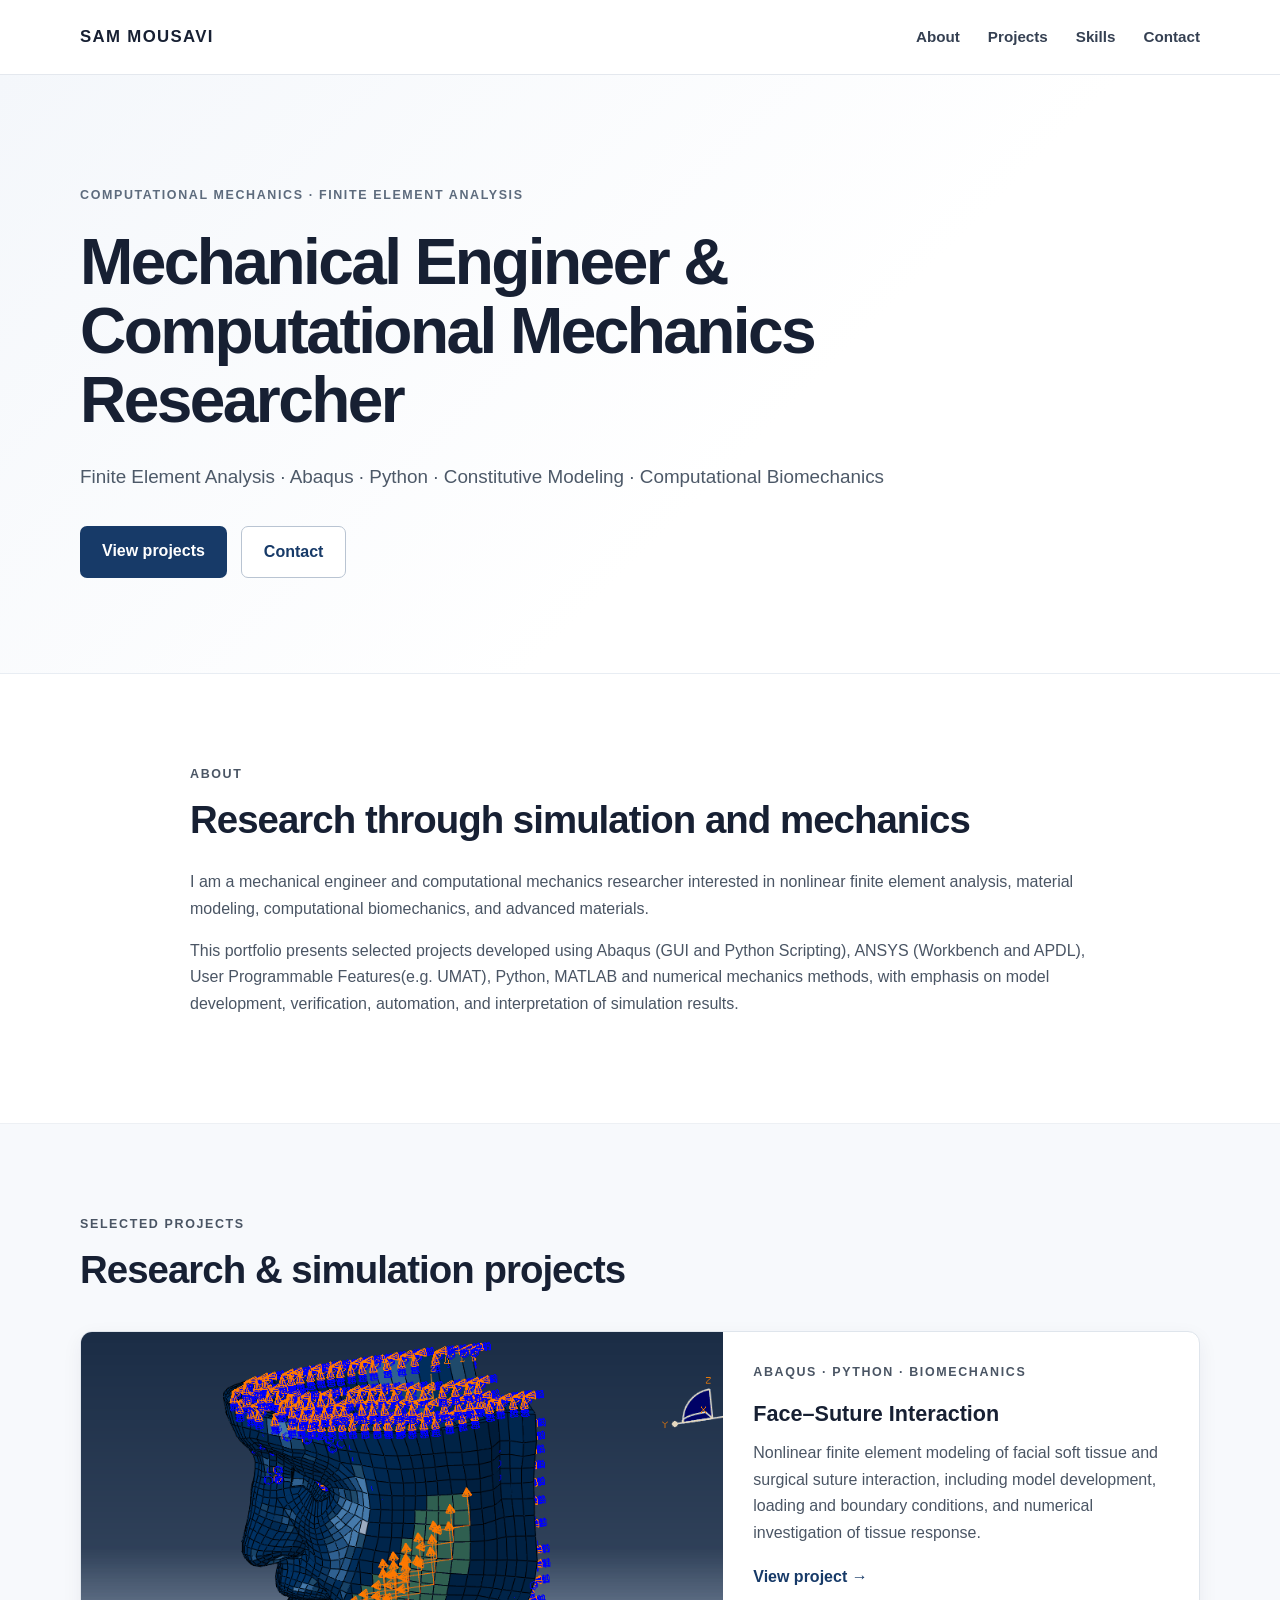
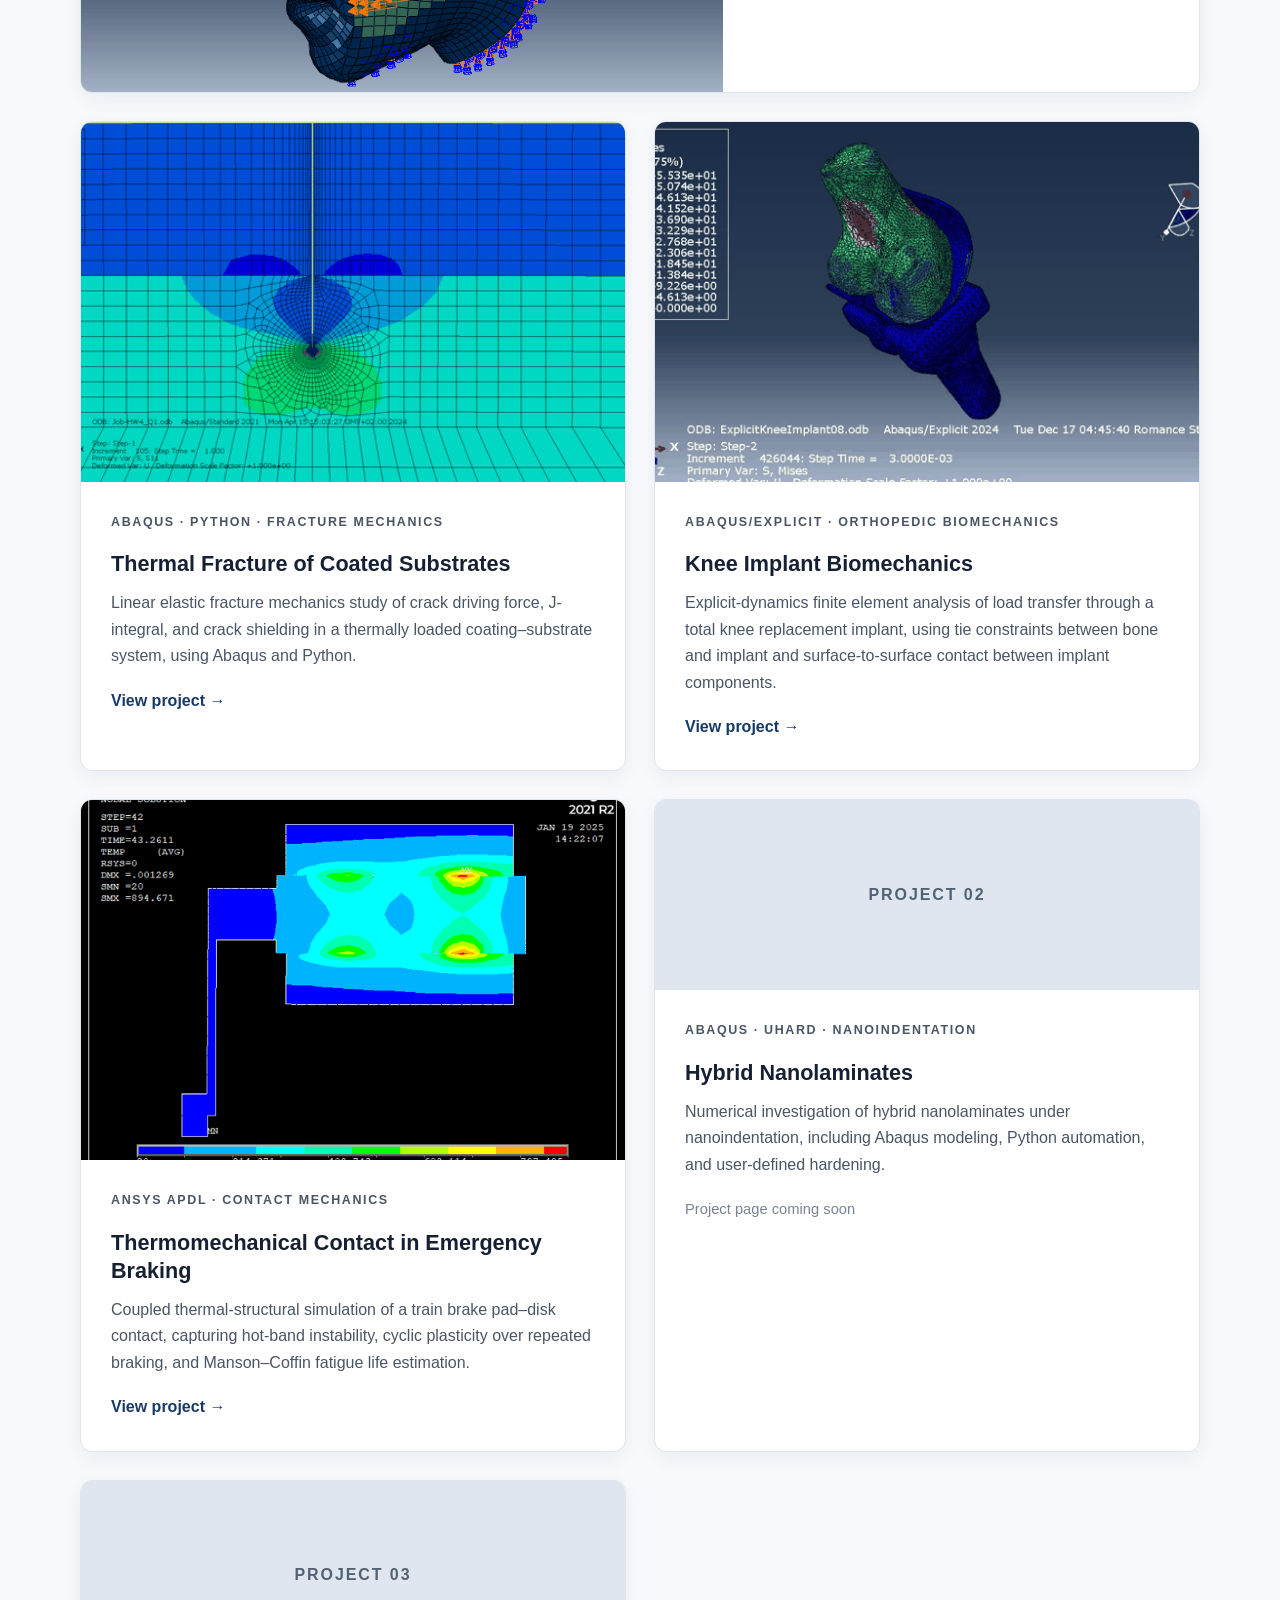
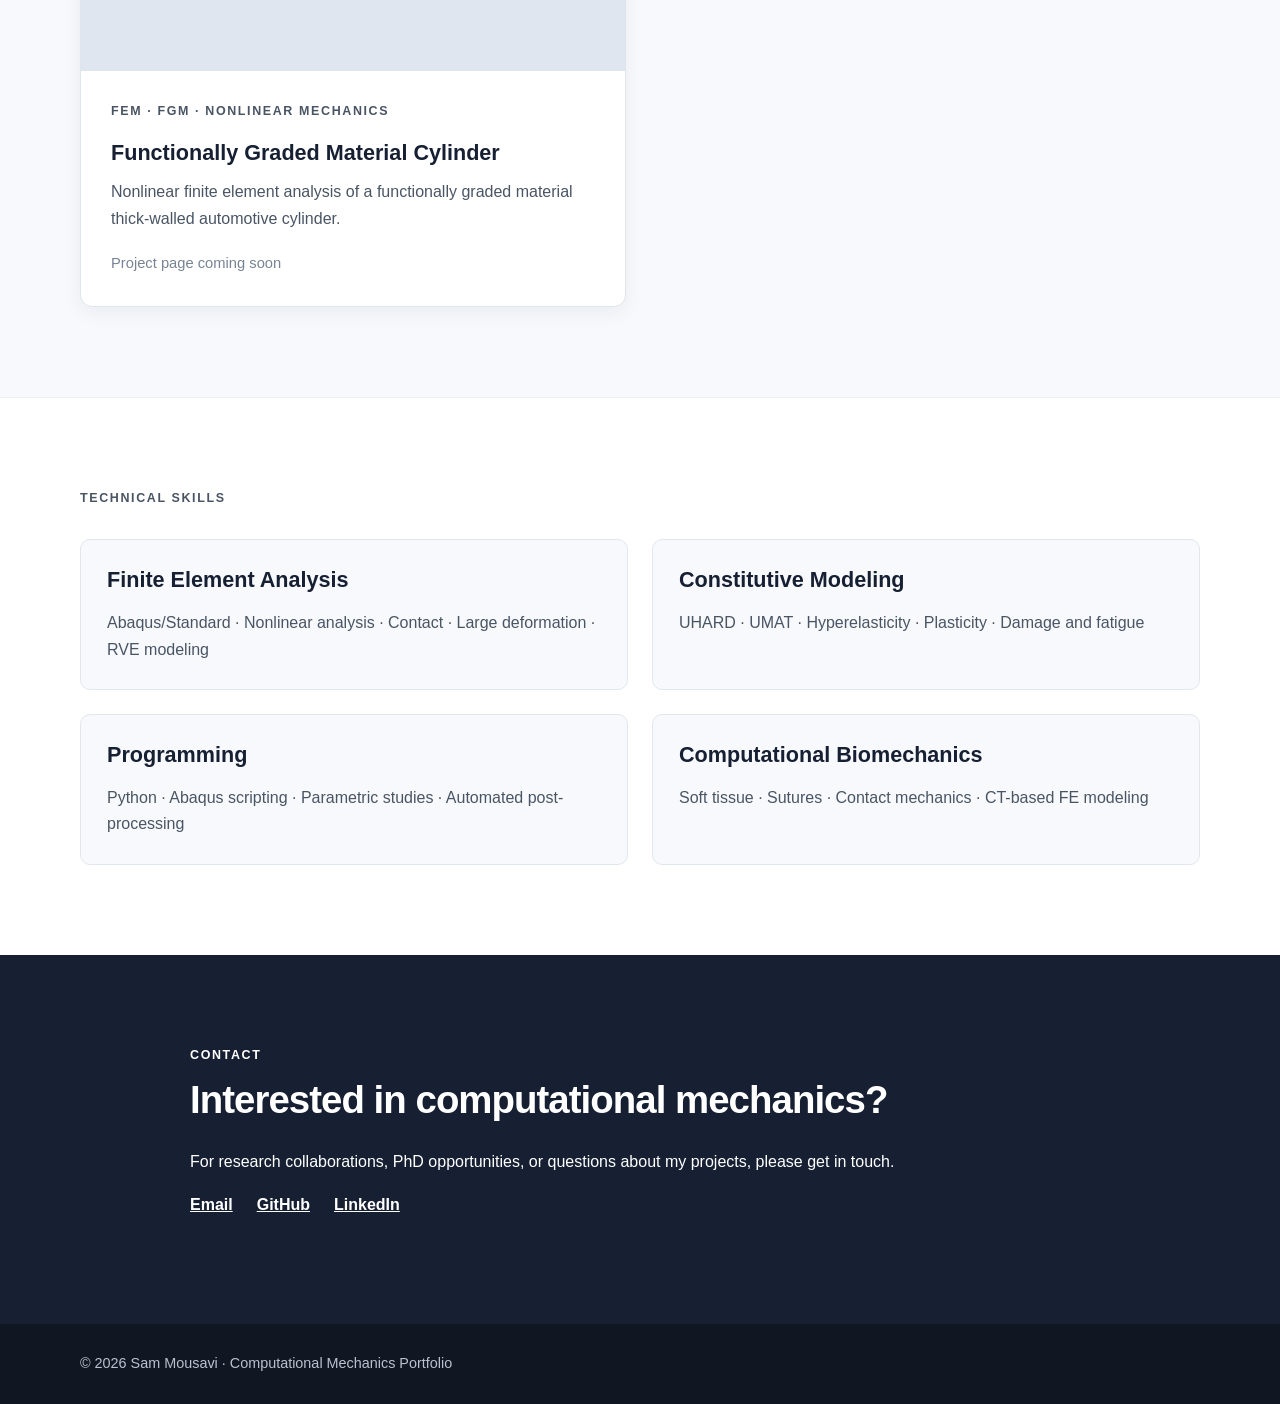
<file: index.html>
<!doctype html>
<html lang="en">
<head>
<meta charset="utf-8">
<meta name="viewport" content="width=device-width, initial-scale=1">
<title>Sam Mousavi | Computational Mechanics</title>
<meta name="description" content="Sam Mousavi — Computational Mechanics, Abaqus and Python portfolio.">
<link rel="stylesheet" href="style.css">
</head>

<body>
<header class="site-header">
  <div class="container nav">
    <a class="logo" href="index.html">SAM MOUSAVI</a>
    <nav>
      <a href="#about">About</a>
      <a href="#projects">Projects</a>
      <a href="#skills">Skills</a>
      <a href="#contact">Contact</a>
    </nav>
  </div>
</header>

<main>
<section class="hero">
  <div class="container">
    <p class="eyebrow">COMPUTATIONAL MECHANICS · FINITE ELEMENT ANALYSIS</p>
    <h1>Mechanical Engineer &amp;<br>Computational Mechanics Researcher</h1>
    <p class="lead">Finite Element Analysis · Abaqus · Python · Constitutive Modeling · Computational Biomechanics</p>
    <div class="buttons">
      <a class="button" href="#projects">View projects</a>
      <a class="button secondary" href="#contact">Contact</a>
    </div>
  </div>
</section>

<section id="about" class="section">
  <div class="container narrow">
    <p class="section-label">ABOUT</p>
    <h2>Research through simulation and mechanics</h2>
    <p>I am a mechanical engineer and computational mechanics researcher interested in nonlinear finite element analysis, material modeling, computational biomechanics, and advanced materials.</p>
    <p>This portfolio presents selected projects developed using Abaqus (GUI and Python Scripting), ANSYS (Workbench and APDL), User Programmable Features(e.g. UMAT), Python, MATLAB and numerical mechanics methods, with emphasis on model development, verification, automation, and interpretation of simulation results.</p>
  </div>
</section>

<section id="projects" class="section projects-section">
  <div class="container">
    <p class="section-label">SELECTED PROJECTS</p>
    <h2>Research &amp; simulation projects</h2>

    <div class="project-grid">
      <article class="project-card featured">
        <img class="project-cover" src="projects/face-suture/images/face-fe-model.png"
             alt="Abaqus finite element model of facial soft tissue with suture loading">
        <div class="project-content">
          <p class="tag">ABAQUS · PYTHON · BIOMECHANICS</p>
          <h3>Face–Suture Interaction</h3>
          <p>Nonlinear finite element modeling of facial soft tissue and surgical suture interaction, including model development, loading and boundary conditions, and numerical investigation of tissue response.</p>
          <a class="project-link" href="projects/face-suture/index.html">View project →</a>
        </div>
      </article>

      <article class="project-card">
        <img class="project-cover" src="projects/coating-fracture/images/crack-penetrating-substrate.png"
             alt="Abaqus S11 stress contour around a crack tip penetrating from the coating into the substrate"
             style="width:100%; height:220px; object-fit:cover;">
        <div class="project-content">
          <p class="tag">ABAQUS · PYTHON · FRACTURE MECHANICS</p>
          <h3>Thermal Fracture of Coated Substrates</h3>
          <p>Linear elastic fracture mechanics study of crack driving force, J-integral, and crack shielding in a thermally loaded coating–substrate system, using Abaqus and Python.</p>
          <a class="project-link" href="projects/coating-fracture/index.html">View project →</a>
        </div>
      </article>

      <article class="project-card">
        <img class="project-cover" src="projects/knee-biomechanics/images/knee-vonmises-whole-system.png"
             alt="Abaqus Von Mises stress distribution across a knee joint and total knee replacement implant"
             style="width:100%; height:220px; object-fit:cover;">
        <div class="project-content">
          <p class="tag">ABAQUS/EXPLICIT · ORTHOPEDIC BIOMECHANICS</p>
          <h3>Knee Implant Biomechanics</h3>
          <p>Explicit-dynamics finite element analysis of load transfer through a total knee replacement implant, using tie constraints between bone and implant and surface-to-surface contact between implant components.</p>
          <a class="project-link" href="projects/knee-biomechanics/index.html">View project →</a>
        </div>
      </article>

      <article class="project-card">
        <img class="project-cover" src="projects/brake-thermomechanics/images/hot-bands-temperature-t44s.png"
             alt="Ansys temperature field showing hot-band localization on a brake disk during emergency braking"
             style="width:100%; height:220px; object-fit:cover;">
        <div class="project-content">
          <p class="tag">ANSYS APDL · CONTACT MECHANICS</p>
          <h3>Thermomechanical Contact in Emergency Braking</h3>
          <p>Coupled thermal-structural simulation of a train brake pad–disk contact, capturing hot-band instability, cyclic plasticity over repeated braking, and Manson–Coffin fatigue life estimation.</p>
          <a class="project-link" href="projects/brake-thermomechanics/index.html">View project →</a>
        </div>
      </article>

      <article class="project-card">
        <div class="project-image placeholder">PROJECT 02</div>
        <div class="project-content">
          <p class="tag">ABAQUS · UHARD · NANOINDENTATION</p>
          <h3>Hybrid Nanolaminates</h3>
          <p>Numerical investigation of hybrid nanolaminates under nanoindentation, including Abaqus modeling, Python automation, and user-defined hardening.</p>
          <span class="coming">Project page coming soon</span>
        </div>
      </article>

      <article class="project-card">
        <div class="project-image placeholder">PROJECT 03</div>
        <div class="project-content">
          <p class="tag">FEM · FGM · NONLINEAR MECHANICS</p>
          <h3>Functionally Graded Material Cylinder</h3>
          <p>Nonlinear finite element analysis of a functionally graded material thick-walled automotive cylinder.</p>
          <span class="coming">Project page coming soon</span>
        </div>
      </article>
    </div>
  </div>
</section>

<section id="skills" class="section skills-section">
  <div class="container">
    <p class="section-label">TECHNICAL SKILLS</p>
    <div class="skills-grid">
      <div><h3>Finite Element Analysis</h3><p>Abaqus/Standard · Nonlinear analysis · Contact · Large deformation · RVE modeling</p></div>
      <div><h3>Constitutive Modeling</h3><p>UHARD · UMAT · Hyperelasticity · Plasticity · Damage and fatigue</p></div>
      <div><h3>Programming</h3><p>Python · Abaqus scripting · Parametric studies · Automated post-processing</p></div>
      <div><h3>Computational Biomechanics</h3><p>Soft tissue · Sutures · Contact mechanics · CT-based FE modeling</p></div>
    </div>
  </div>
</section>

<section id="contact" class="section contact">
  <div class="container narrow">
    <p class="section-label">CONTACT</p>
    <h2>Interested in computational mechanics?</h2>
    <p>For research collaborations, PhD opportunities, or questions about my projects, please get in touch.</p>
    <p class="contact-links">
      <a href="mailto:ali.mousavi.3135@gmail.com">Email</a>
      <a href="https://sam-compmech.github.io/">GitHub</a>
      <a href="https://www.linkedin.com/in/YOUR_LINKEDIN">LinkedIn</a>
    </p>
  </div>
</section>
</main>

<footer>
  <div class="container">
    <p>© 2026 Sam Mousavi · Computational Mechanics Portfolio</p>
  </div>
</footer>
</body>
</html>
</file>
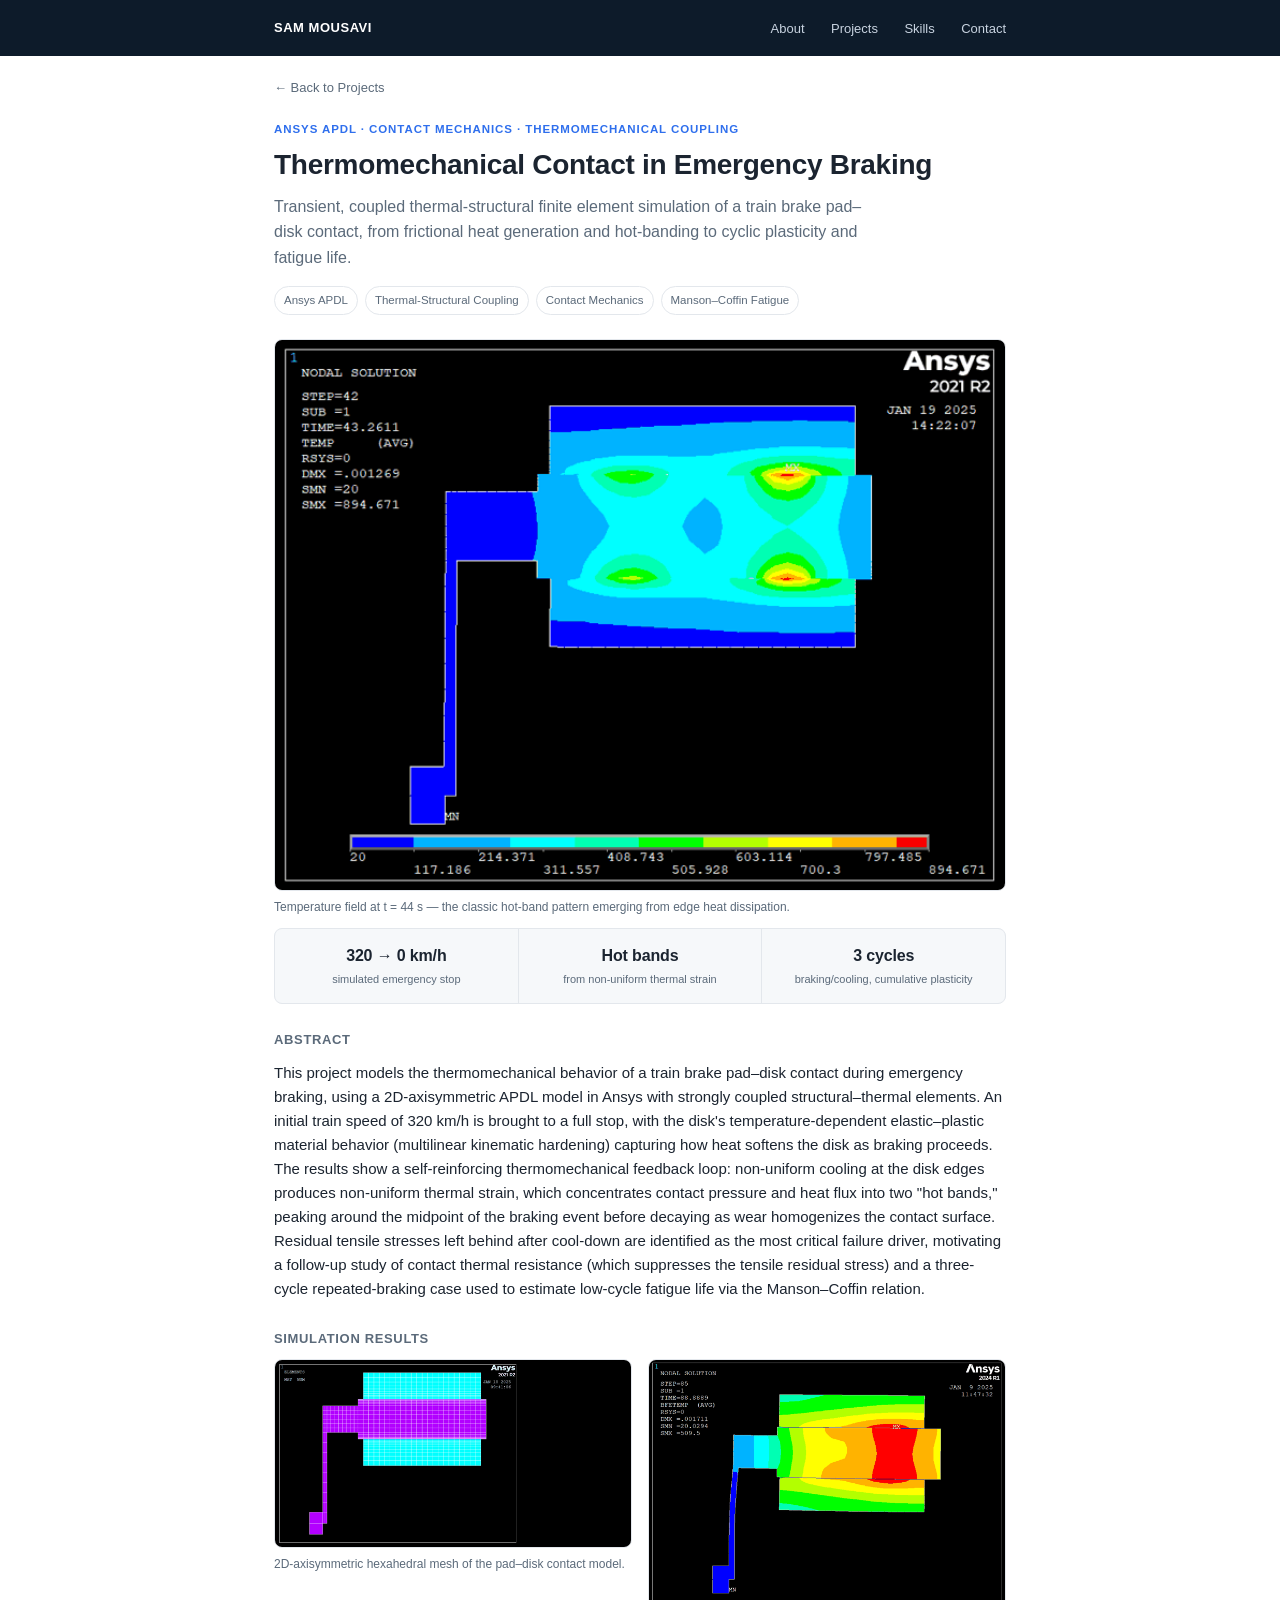
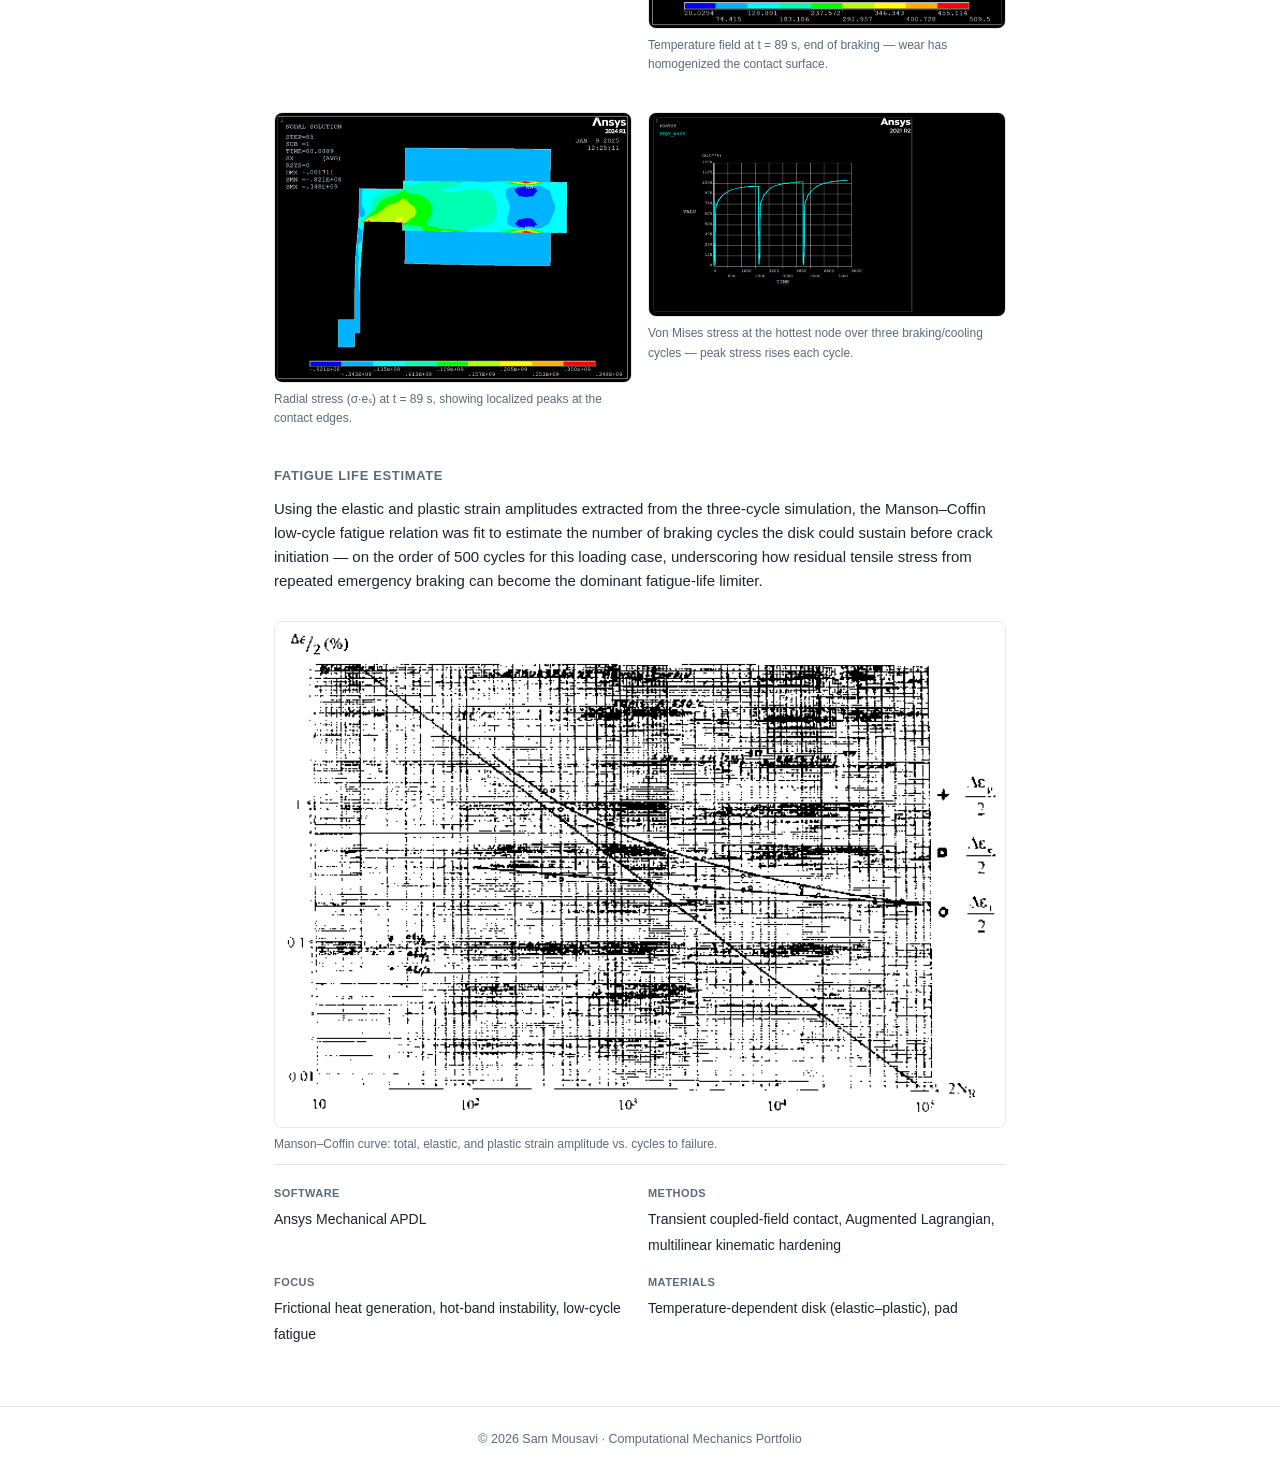
<file: projects/brake-thermomechanics/index.html>
<!DOCTYPE html>
<html lang="en">
<head>
<meta charset="UTF-8">
<meta name="viewport" content="width=device-width, initial-scale=1, viewport-fit=cover">
<title>Thermomechanical Contact in Emergency Braking | Sam Mousavi</title>
<meta name="description" content="Ansys APDL transient thermomechanical simulation of a pad-disk braking contact, with hot bands, cyclic plasticity, and Manson-Coffin fatigue life.">
<style>
  :root{
    --navy:#0d1b2a;
    --ink:#1b2430;
    --muted:#5b6a7a;
    --line:#e3e7ec;
    --bg:#ffffff;
    --panel:#f6f8fa;
    --accent:#2f6fed;
  }
  @media (prefers-color-scheme: dark){
    :root:not([data-theme="light"]){
      --ink:#e7ebf0; --muted:#9aa7b5; --line:#2a3644; --bg:#0f151d; --panel:#151d27; --navy:#0d1b2a;
    }
  }
  :root[data-theme="dark"]{
    --ink:#e7ebf0; --muted:#9aa7b5; --line:#2a3644; --bg:#0f151d; --panel:#151d27; --navy:#0d1b2a;
  }
  *{box-sizing:border-box;}
  html{scroll-padding-top:env(safe-area-inset-top,0px);}
  body{
    margin:0;background:var(--bg);color:var(--ink);
    font-family:-apple-system,BlinkMacSystemFont,"Segoe UI",Helvetica,Arial,sans-serif;
    line-height:1.6;
    padding-top:env(safe-area-inset-top,0px);
    padding-bottom:env(safe-area-inset-bottom,0px);
  }
  a{color:inherit;}
  .wrap{max-width:780px;margin:0 auto;padding:0 24px;}

  header.site{background:var(--navy);color:#fff;top:0;position:sticky;padding-top:env(safe-area-inset-top,0px);}
  header.site .wrap{display:flex;align-items:center;justify-content:space-between;height:56px;}
  .brand{font-weight:700;letter-spacing:.04em;font-size:13px;}
  nav.site a{font-size:13px;margin-left:22px;color:#c8d3e0;text-decoration:none;}

  .back{display:inline-block;margin:22px 0 0;font-size:13px;color:var(--muted);text-decoration:none;}

  main{padding:20px 0 60px;}
  .eyebrow{font-size:11.5px;letter-spacing:.08em;text-transform:uppercase;color:var(--accent);font-weight:600;}
  h1{font-size:28px;line-height:1.2;margin:10px 0 12px;letter-spacing:-0.01em;}
  .lede{font-size:16px;color:var(--muted);margin:0 0 16px;max-width:600px;}
  .tags{display:flex;flex-wrap:wrap;gap:7px;margin-bottom:24px;}
  .tag{font-size:11.5px;padding:4px 9px;border:1px solid var(--line);border-radius:20px;color:var(--muted);}

  figure{margin:0 0 10px;}
  figure img{width:100%;border-radius:8px;border:1px solid var(--line);display:block;background:#000;}
  figcaption{font-size:12px;color:var(--muted);margin-top:7px;}

  .stats{display:grid;grid-template-columns:repeat(3,1fr);gap:1px;background:var(--line);border:1px solid var(--line);border-radius:8px;overflow:hidden;margin-bottom:26px;}
  .stat{background:var(--panel);padding:14px 12px;text-align:center;}
  .stat .n{font-size:16px;font-weight:700;letter-spacing:-0.01em;}
  .stat .l{font-size:11px;color:var(--muted);margin-top:3px;}

  h2{font-size:13px;text-transform:uppercase;letter-spacing:.05em;color:var(--muted);margin:0 0 10px;font-weight:600;}
  p.body{font-size:15px;color:var(--ink);margin:0 0 28px;}

  .img-grid{display:grid;grid-template-columns:1fr 1fr;gap:16px;margin-bottom:28px;}
  @media (max-width:520px){.img-grid{grid-template-columns:1fr;}}

  .meta{display:grid;grid-template-columns:1fr 1fr;gap:16px;border-top:1px solid var(--line);padding-top:20px;margin-top:6px;}
  .meta div b{display:block;font-size:11px;color:var(--muted);text-transform:uppercase;letter-spacing:.04em;margin-bottom:4px;font-weight:600;}
  .meta div span{font-size:14px;}

  footer{border-top:1px solid var(--line);padding:22px 0;color:var(--muted);font-size:12.5px;text-align:center;}
</style>
</head>
<body>

<header class="site">
  <div class="wrap">
    <div class="brand">SAM MOUSAVI</div>
    <nav class="site">
      <a href="https://sam-compmech.github.io/index.html#about">About</a>
      <a href="https://sam-compmech.github.io/index.html#projects">Projects</a>
      <a href="https://sam-compmech.github.io/index.html#skills">Skills</a>
      <a href="https://sam-compmech.github.io/index.html#contact">Contact</a>
    </nav>
  </div>
</header>

<div class="wrap">
  <a class="back" href="https://sam-compmech.github.io/index.html#projects">&larr; Back to Projects</a>

  <main>
    <div class="eyebrow">ANSYS APDL &middot; CONTACT MECHANICS &middot; THERMOMECHANICAL COUPLING</div>
    <h1>Thermomechanical Contact in Emergency Braking</h1>
    <p class="lede">Transient, coupled thermal-structural finite element simulation of a train brake pad&ndash;disk contact, from frictional heat generation and hot-banding to cyclic plasticity and fatigue life.</p>
    <div class="tags">
      <span class="tag">Ansys APDL</span>
      <span class="tag">Thermal-Structural Coupling</span>
      <span class="tag">Contact Mechanics</span>
      <span class="tag">Manson&ndash;Coffin Fatigue</span>
    </div>

    <figure>
      <img src="images/hot-bands-temperature-t44s.png" alt="Ansys temperature field showing hot-band localization on the brake disk at t=44s">
      <figcaption>Temperature field at t&nbsp;=&nbsp;44&nbsp;s &mdash; the classic hot-band pattern emerging from edge heat dissipation.</figcaption>
    </figure>

    <div class="stats">
      <div class="stat"><div class="n">320 &rarr; 0 km/h</div><div class="l">simulated emergency stop</div></div>
      <div class="stat"><div class="n">Hot bands</div><div class="l">from non-uniform thermal strain</div></div>
      <div class="stat"><div class="n">3 cycles</div><div class="l">braking/cooling, cumulative plasticity</div></div>
    </div>

    <h2>Abstract</h2>
    <p class="body">
      This project models the thermomechanical behavior of a train brake pad&ndash;disk contact
      during emergency braking, using a 2D-axisymmetric APDL model in Ansys with strongly
      coupled structural&ndash;thermal elements. An initial train speed of 320&nbsp;km/h is
      brought to a full stop, with the disk's temperature-dependent elastic&ndash;plastic
      material behavior (multilinear kinematic hardening) capturing how heat softens the disk
      as braking proceeds. The results show a self-reinforcing thermomechanical feedback loop:
      non-uniform cooling at the disk edges produces non-uniform thermal strain, which
      concentrates contact pressure and heat flux into two "hot bands," peaking around the
      midpoint of the braking event before decaying as wear homogenizes the contact surface.
      Residual tensile stresses left behind after cool-down are identified as the most critical
      failure driver, motivating a follow-up study of contact thermal resistance (which
      suppresses the tensile residual stress) and a three-cycle repeated-braking case used to
      estimate low-cycle fatigue life via the Manson&ndash;Coffin relation.
    </p>

    <h2>Simulation results</h2>
    <div class="img-grid">
      <figure>
        <img src="images/pad-disk-mesh.png" alt="Ansys hexahedral mesh of the 2D axisymmetric pad-disk model">
        <figcaption>2D-axisymmetric hexahedral mesh of the pad&ndash;disk contact model.</figcaption>
      </figure>
      <figure>
        <img src="images/temperature-field-t89s.png" alt="Temperature field at the end of braking, t=89s">
        <figcaption>Temperature field at t&nbsp;=&nbsp;89&nbsp;s, end of braking &mdash; wear has homogenized the contact surface.</figcaption>
      </figure>
    </div>
    <div class="img-grid">
      <figure>
        <img src="images/stress-sx-t89s.png" alt="Radial stress distribution at the end of braking">
        <figcaption>Radial stress (&sigma;&middot;e&#8347;) at t&nbsp;=&nbsp;89&nbsp;s, showing localized peaks at the contact edges.</figcaption>
      </figure>
      <figure>
        <img src="images/vonmises-3cycles.png" alt="Von Mises stress evolution at the hottest node over three braking and cooling cycles">
        <figcaption>Von Mises stress at the hottest node over three braking/cooling cycles &mdash; peak stress rises each cycle.</figcaption>
      </figure>
    </div>

    <h2>Fatigue life estimate</h2>
    <p class="body">
      Using the elastic and plastic strain amplitudes extracted from the three-cycle simulation,
      the Manson&ndash;Coffin low-cycle fatigue relation was fit to estimate the number of
      braking cycles the disk could sustain before crack initiation &mdash; on the order of
      500 cycles for this loading case, underscoring how residual tensile stress from repeated
      emergency braking can become the dominant fatigue-life limiter.
    </p>
    <figure>
      <img src="images/manson-coffin-curve.png" alt="Manson-Coffin fatigue curve used to estimate cycles to failure from elastic and plastic strain amplitude">
      <figcaption>Manson&ndash;Coffin curve: total, elastic, and plastic strain amplitude vs. cycles to failure.</figcaption>
    </figure>

    <div class="meta">
      <div><b>Software</b><span>Ansys Mechanical APDL</span></div>
      <div><b>Methods</b><span>Transient coupled-field contact, Augmented Lagrangian, multilinear kinematic hardening</span></div>
      <div><b>Focus</b><span>Frictional heat generation, hot-band instability, low-cycle fatigue</span></div>
      <div><b>Materials</b><span>Temperature-dependent disk (elastic&ndash;plastic), pad</span></div>
    </div>
  </main>
</div>

<footer>&copy; 2026 Sam Mousavi &middot; Computational Mechanics Portfolio</footer>

</body>
</html>
</file>
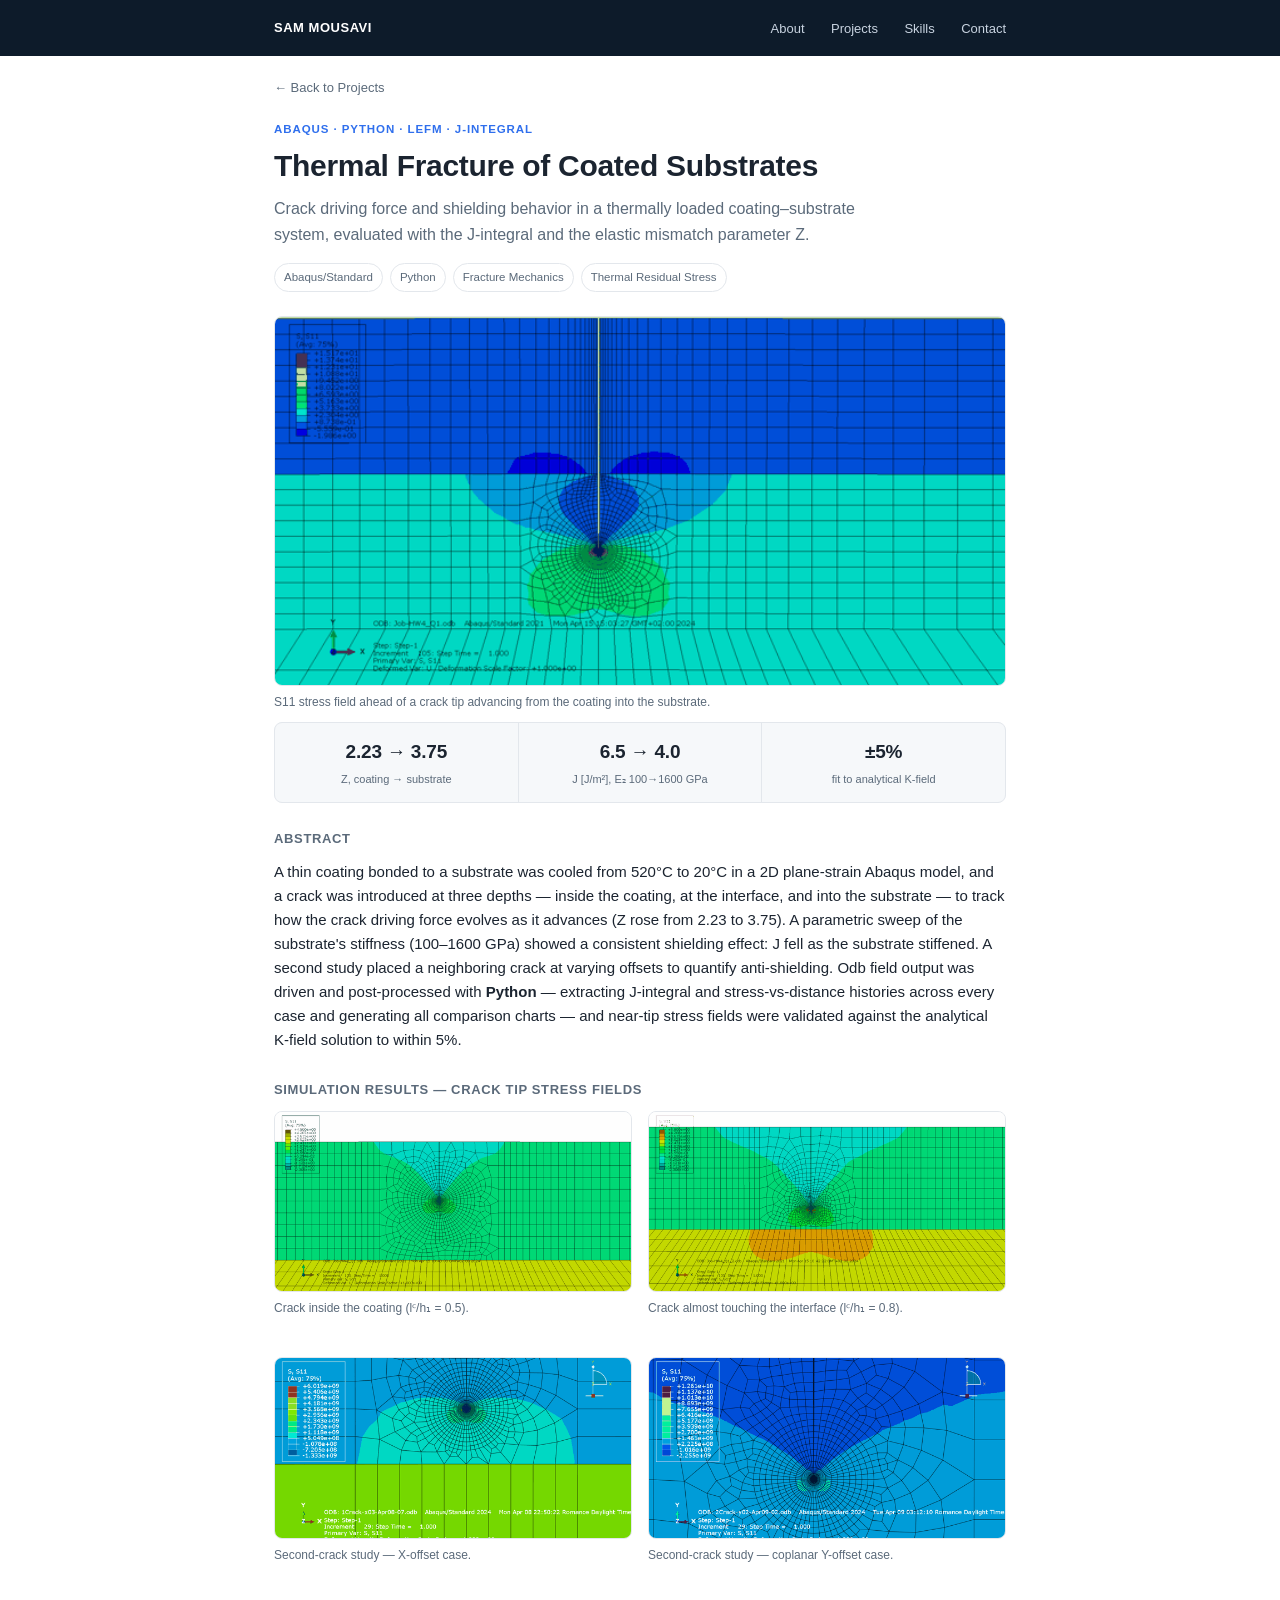
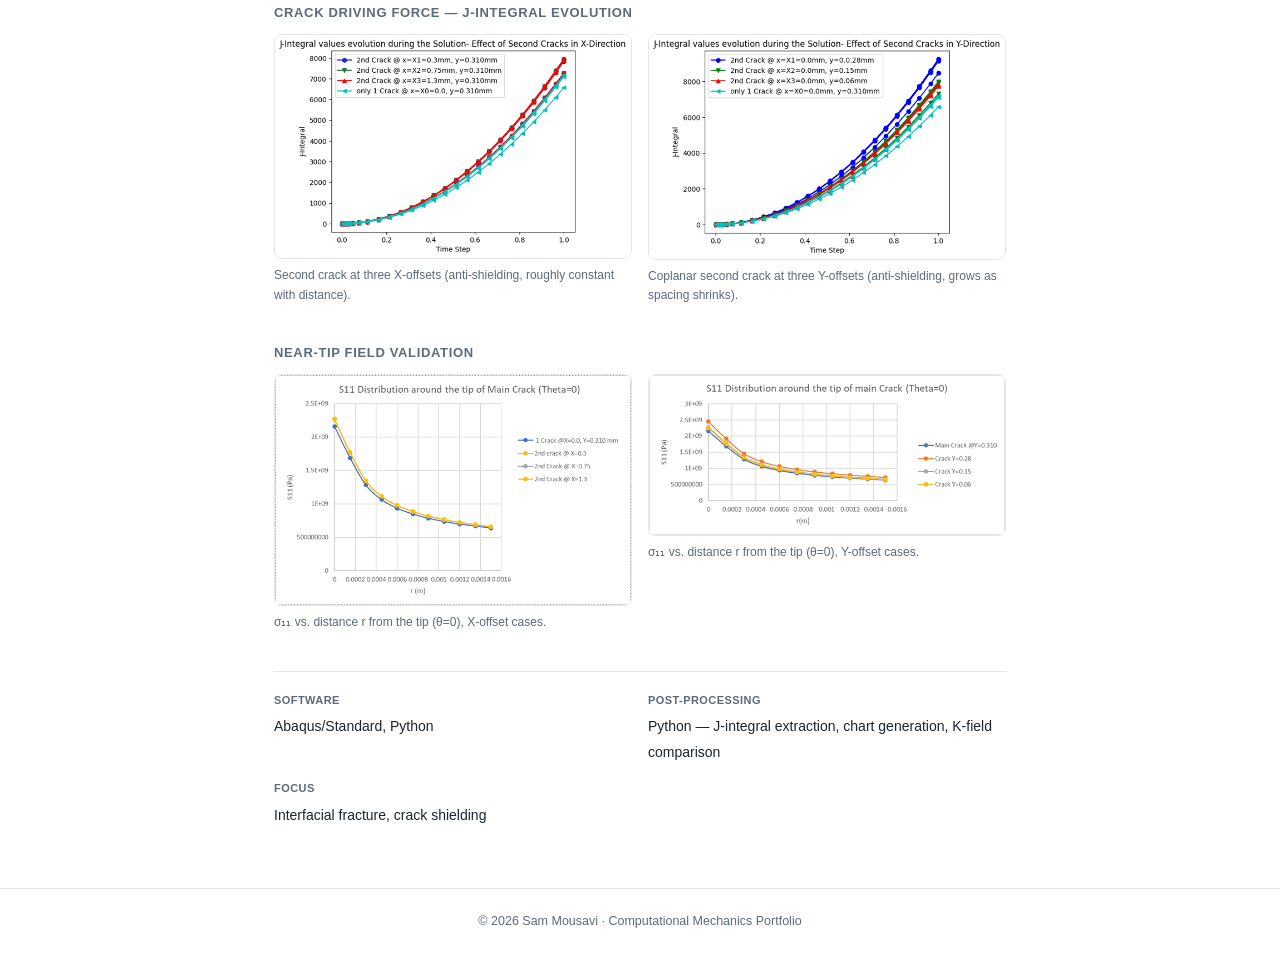
<file: projects/coating-fracture/index.html>
<!DOCTYPE html>
<html lang="en">
<head>
<meta charset="UTF-8">
<meta name="viewport" content="width=device-width, initial-scale=1, viewport-fit=cover">
<title>Thermal Fracture of Coated Substrates | Sam Mousavi</title>
<meta name="description" content="Abaqus LEFM study of crack driving force, J-integral, and crack shielding in a thermally loaded coating-substrate system.">
<style>
  :root{
    --navy:#0d1b2a;
    --ink:#1b2430;
    --muted:#5b6a7a;
    --line:#e3e7ec;
    --bg:#ffffff;
    --panel:#f6f8fa;
    --accent:#2f6fed;
  }
  @media (prefers-color-scheme: dark){
    :root:not([data-theme="light"]){
      --ink:#e7ebf0; --muted:#9aa7b5; --line:#2a3644; --bg:#0f151d; --panel:#151d27; --navy:#0d1b2a;
    }
  }
  :root[data-theme="dark"]{
    --ink:#e7ebf0; --muted:#9aa7b5; --line:#2a3644; --bg:#0f151d; --panel:#151d27; --navy:#0d1b2a;
  }
  *{box-sizing:border-box;}
  html{scroll-padding-top:env(safe-area-inset-top,0px);}
  body{
    margin:0;background:var(--bg);color:var(--ink);
    font-family:-apple-system,BlinkMacSystemFont,"Segoe UI",Helvetica,Arial,sans-serif;
    line-height:1.6;
    padding-top:env(safe-area-inset-top,0px);
    padding-bottom:env(safe-area-inset-bottom,0px);
  }
  a{color:inherit;}
  .wrap{max-width:780px;margin:0 auto;padding:0 24px;}

  header.site{background:var(--navy);color:#fff;top:0;position:sticky;padding-top:env(safe-area-inset-top,0px);}
  header.site .wrap{display:flex;align-items:center;justify-content:space-between;height:56px;}
  .brand{font-weight:700;letter-spacing:.04em;font-size:13px;}
  nav.site a{font-size:13px;margin-left:22px;color:#c8d3e0;text-decoration:none;}

  .back{display:inline-block;margin:22px 0 0;font-size:13px;color:var(--muted);text-decoration:none;}

  main{padding:20px 0 60px;}
  .eyebrow{font-size:11.5px;letter-spacing:.08em;text-transform:uppercase;color:var(--accent);font-weight:600;}
  h1{font-size:30px;line-height:1.2;margin:10px 0 12px;letter-spacing:-0.01em;}
  .lede{font-size:16px;color:var(--muted);margin:0 0 16px;max-width:600px;}
  .tags{display:flex;flex-wrap:wrap;gap:7px;margin-bottom:24px;}
  .tag{font-size:11.5px;padding:4px 9px;border:1px solid var(--line);border-radius:20px;color:var(--muted);}

  figure{margin:0 0 10px;}
  figure img{width:100%;border-radius:8px;border:1px solid var(--line);display:block;}
  figcaption{font-size:12px;color:var(--muted);margin-top:7px;}

  .stats{display:grid;grid-template-columns:repeat(3,1fr);gap:1px;background:var(--line);border:1px solid var(--line);border-radius:8px;overflow:hidden;margin-bottom:26px;}
  .stat{background:var(--panel);padding:14px 12px;text-align:center;}
  .stat .n{font-size:19px;font-weight:700;letter-spacing:-0.01em;}
  .stat .l{font-size:11px;color:var(--muted);margin-top:3px;}

  h2{font-size:13px;text-transform:uppercase;letter-spacing:.05em;color:var(--muted);margin:0 0 10px;font-weight:600;}
  p.body{font-size:15px;color:var(--ink);margin:0 0 28px;}

  .img-grid{display:grid;grid-template-columns:1fr 1fr;gap:16px;margin-bottom:28px;}
  @media (max-width:520px){.img-grid{grid-template-columns:1fr;}}

  .meta{display:grid;grid-template-columns:1fr 1fr;gap:16px;border-top:1px solid var(--line);padding-top:20px;margin-top:6px;}
  .meta div b{display:block;font-size:11px;color:var(--muted);text-transform:uppercase;letter-spacing:.04em;margin-bottom:4px;font-weight:600;}
  .meta div span{font-size:14px;}

  footer{border-top:1px solid var(--line);padding:22px 0;color:var(--muted);font-size:12.5px;text-align:center;}
</style>
</head>
<body>

<header class="site">
  <div class="wrap">
    <div class="brand">SAM MOUSAVI</div>
    <nav class="site">
      <a href="https://sam-compmech.github.io/index.html#about">About</a>
      <a href="https://sam-compmech.github.io/index.html#projects">Projects</a>
      <a href="https://sam-compmech.github.io/index.html#skills">Skills</a>
      <a href="https://sam-compmech.github.io/index.html#contact">Contact</a>
    </nav>
  </div>
</header>

<div class="wrap">
  <a class="back" href="https://sam-compmech.github.io/index.html#projects">&larr; Back to Projects</a>

  <main>
    <div class="eyebrow">ABAQUS &middot; PYTHON &middot; LEFM &middot; J-INTEGRAL</div>
    <h1>Thermal Fracture of Coated Substrates</h1>
    <p class="lede">Crack driving force and shielding behavior in a thermally loaded coating&ndash;substrate system, evaluated with the J-integral and the elastic mismatch parameter Z.</p>
    <div class="tags">
      <span class="tag">Abaqus/Standard</span>
      <span class="tag">Python</span>
      <span class="tag">Fracture Mechanics</span>
      <span class="tag">Thermal Residual Stress</span>
    </div>

    <figure>
      <img src="images/crack-penetrating-substrate.png" alt="Abaqus S11 stress contour around a crack tip penetrating from the coating into the substrate">
      <figcaption>S11 stress field ahead of a crack tip advancing from the coating into the substrate.</figcaption>
    </figure>

    <div class="stats">
      <div class="stat"><div class="n">2.23 &rarr; 3.75</div><div class="l">Z, coating &rarr; substrate</div></div>
      <div class="stat"><div class="n">6.5 &rarr; 4.0</div><div class="l">J [J/m&sup2;], E&#8322; 100&rarr;1600 GPa</div></div>
      <div class="stat"><div class="n">&plusmn;5%</div><div class="l">fit to analytical K-field</div></div>
    </div>

    <h2>Abstract</h2>
    <p class="body">
      A thin coating bonded to a substrate was cooled from 520&deg;C to 20&deg;C in a 2D
      plane-strain Abaqus model, and a crack was introduced at three depths &mdash; inside the
      coating, at the interface, and into the substrate &mdash; to track how the crack driving
      force evolves as it advances (Z rose from 2.23 to 3.75). A parametric sweep of the
      substrate's stiffness (100&ndash;1600 GPa) showed a consistent shielding effect: J fell
      as the substrate stiffened. A second study placed a neighboring crack at varying offsets
      to quantify anti-shielding. Odb field output was driven and post-processed with <b>Python</b>
      &mdash; extracting J-integral and stress-vs-distance histories across every case and
      generating all comparison charts &mdash; and near-tip stress fields were validated against
      the analytical K-field solution to within 5%.
    </p>

    <h2>Simulation results &mdash; crack tip stress fields</h2>
    <div class="img-grid">
      <figure>
        <img src="images/crack-in-coating.png" alt="Abaqus S11 stress contour, crack fully inside the coating">
        <figcaption>Crack inside the coating (l&#7580;/h&#8321; = 0.5).</figcaption>
      </figure>
      <figure>
        <img src="images/crack-touching-interface.png" alt="Abaqus S11 stress contour, crack almost touching the interface">
        <figcaption>Crack almost touching the interface (l&#7580;/h&#8321; = 0.8).</figcaption>
      </figure>
    </div>
    <div class="img-grid">
      <figure>
        <img src="images/second-crack-x.png" alt="Abaqus S11 stress contour for the second crack shielding study, X-offset">
        <figcaption>Second-crack study &mdash; X-offset case.</figcaption>
      </figure>
      <figure>
        <img src="images/second-crack-y.png" alt="Abaqus S11 stress contour for the coplanar second crack shielding study, Y-offset">
        <figcaption>Second-crack study &mdash; coplanar Y-offset case.</figcaption>
      </figure>
    </div>

    <h2>Crack driving force &mdash; J-integral evolution</h2>
    <div class="img-grid">
      <figure>
        <img src="images/j-integral-xdirection.png" alt="J-integral evolution for a second crack placed at three X-offsets from the main crack">
        <figcaption>Second crack at three X-offsets (anti-shielding, roughly constant with distance).</figcaption>
      </figure>
      <figure>
        <img src="images/j-integral-ydirection.png" alt="J-integral evolution for a coplanar second crack placed at three Y-offsets">
        <figcaption>Coplanar second crack at three Y-offsets (anti-shielding, grows as spacing shrinks).</figcaption>
      </figure>
    </div>

    <h2>Near-tip field validation</h2>
    <div class="img-grid">
      <figure>
        <img src="images/s11-vs-r-xdirection.png" alt="S11 stress versus distance from the crack tip, X-offset cases">
        <figcaption>&sigma;&#8321;&#8321; vs. distance r from the tip (&theta;=0), X-offset cases.</figcaption>
      </figure>
      <figure>
        <img src="images/s11-vs-r-ydirection.png" alt="S11 stress versus distance from the crack tip, Y-offset cases">
        <figcaption>&sigma;&#8321;&#8321; vs. distance r from the tip (&theta;=0), Y-offset cases.</figcaption>
      </figure>
    </div>

    <div class="meta">
      <div><b>Software</b><span>Abaqus/Standard, Python</span></div>
      <div><b>Post-processing</b><span>Python &mdash; J-integral extraction, chart generation, K-field comparison</span></div>
      <div><b>Focus</b><span>Interfacial fracture, crack shielding</span></div>
    </div>
  </main>
</div>

<footer>&copy; 2026 Sam Mousavi &middot; Computational Mechanics Portfolio</footer>

</body>
</html>
</file>
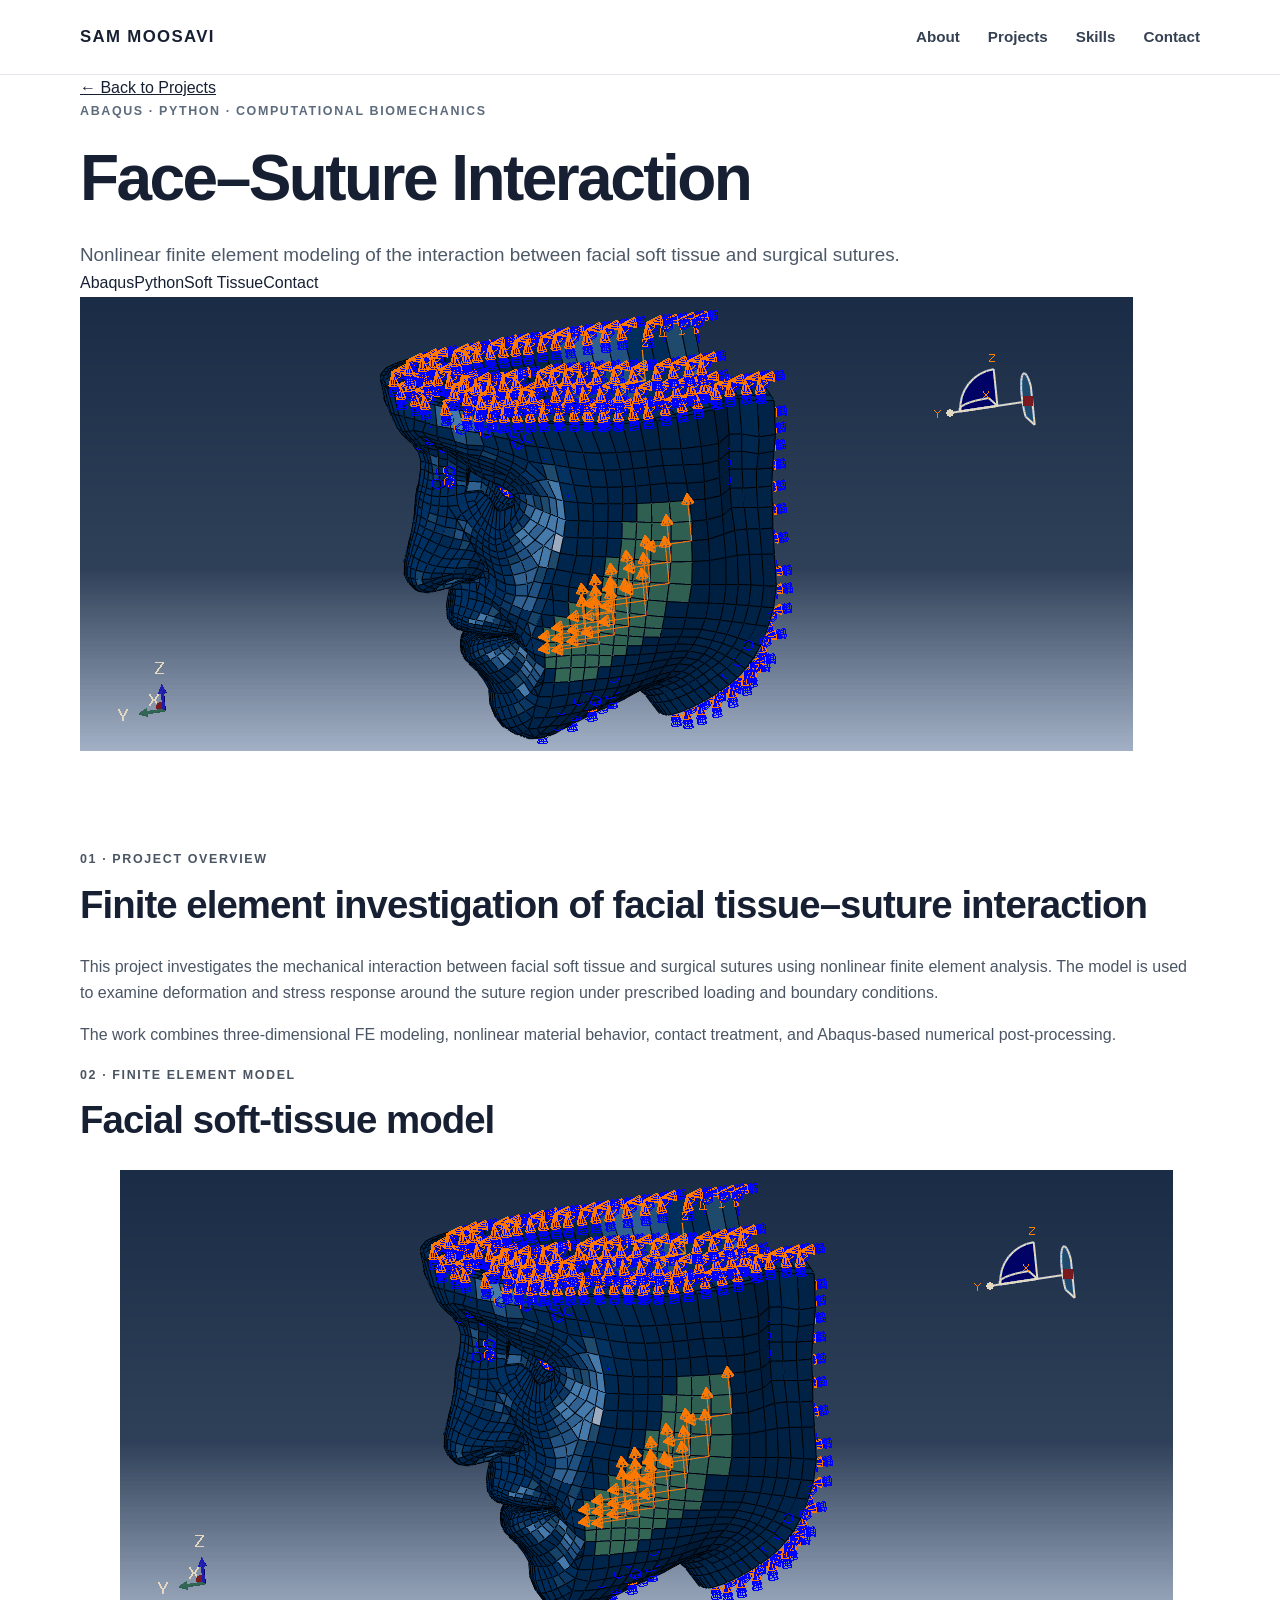
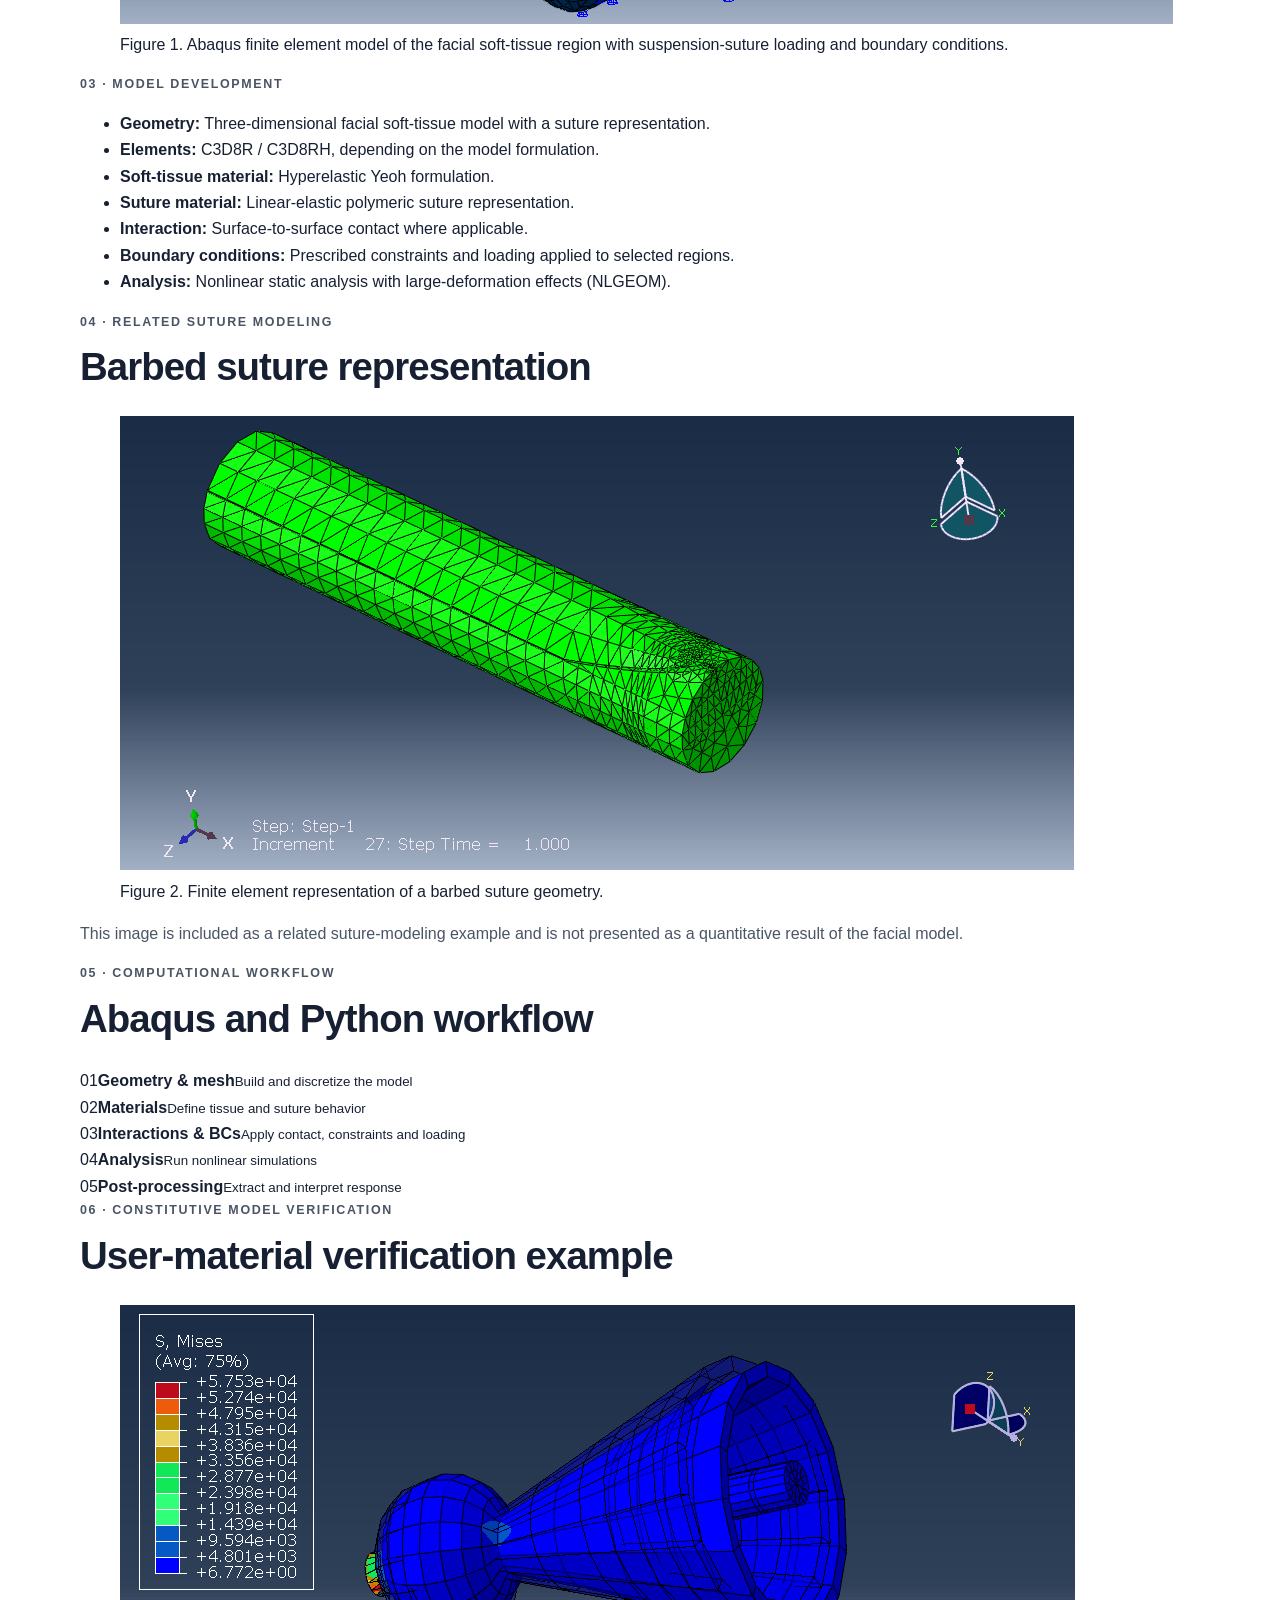
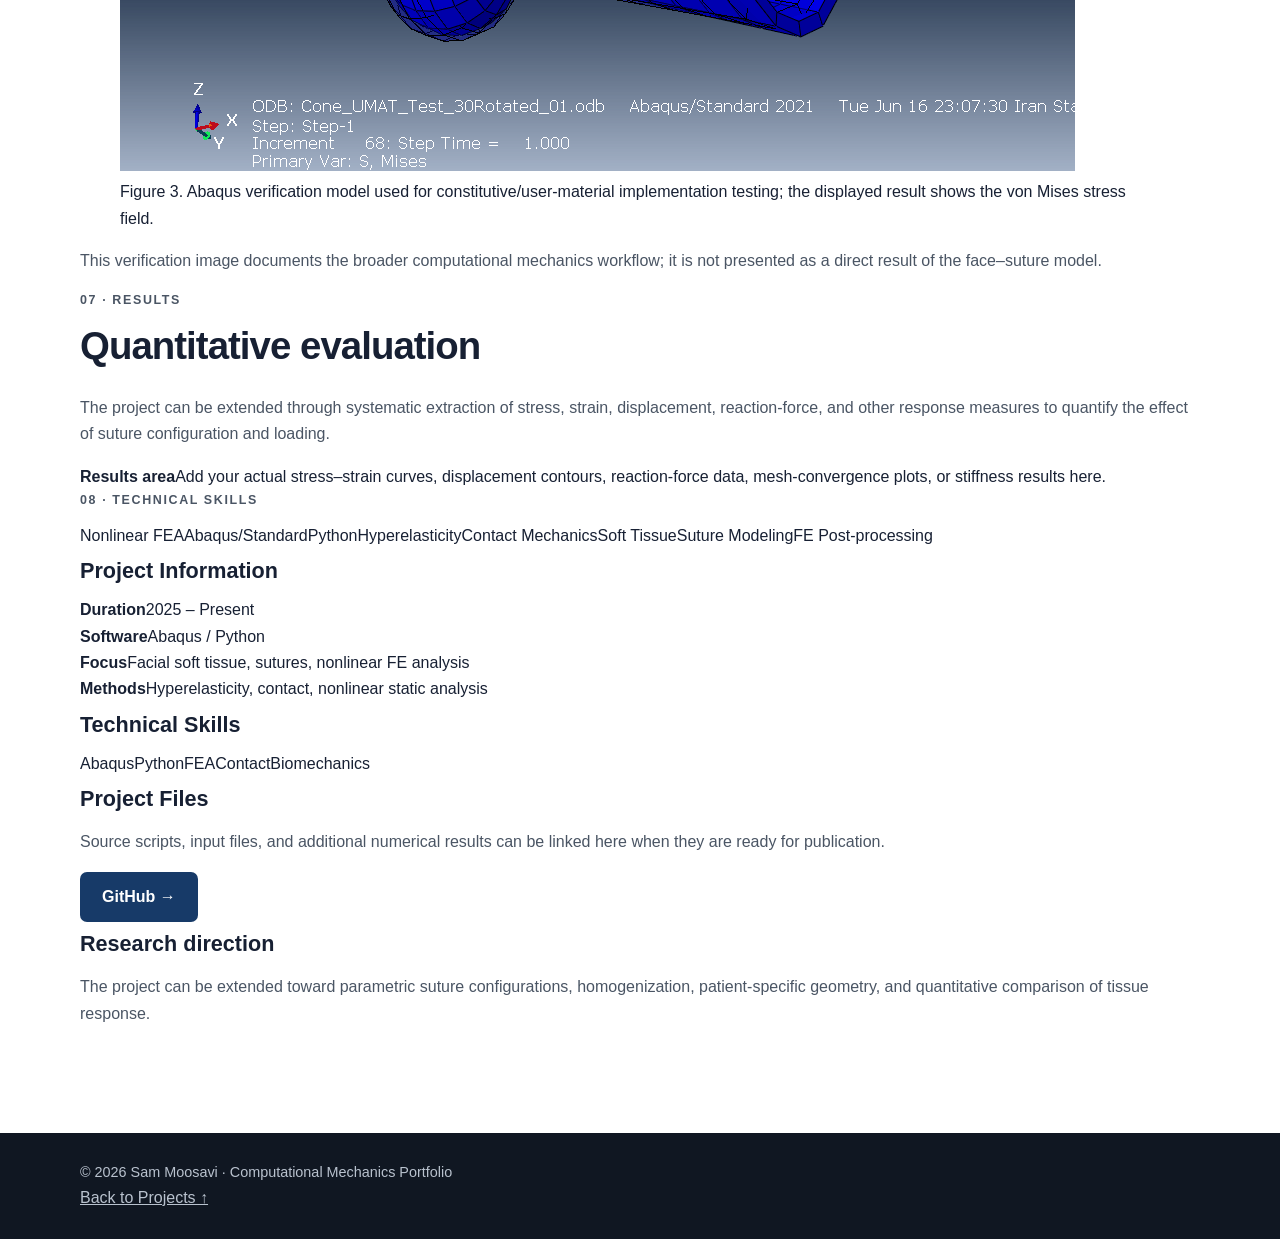
<file: projects/face-suture/index.html>
<!doctype html>
<html lang="en"><head>
<meta charset="utf-8"><meta name="viewport" content="width=device-width,initial-scale=1">
<title>Face–Suture Interaction | Sam Moosavi</title>
<link rel="stylesheet" href="../../style.css">
</head>
<body>
<header class="site-header"><div class="container nav"><a class="logo" href="../../index.html">SAM MOOSAVI</a>
<nav><a href="../../index.html#about">About</a><a href="../../index.html#projects">Projects</a><a href="../../index.html#skills">Skills</a><a href="../../index.html#contact">Contact</a></nav>
</div></header>

<section class="project-hero"><div class="container">
<a class="back" href="../../index.html#projects">← Back to Projects</a>
<div class="project-hero-grid"><div>
<p class="eyebrow">ABAQUS · PYTHON · COMPUTATIONAL BIOMECHANICS</p>
<h1>Face–Suture Interaction</h1>
<p class="lead">Nonlinear finite element modeling of the interaction between facial soft tissue and surgical sutures.</p>
<div class="tags"><span>Abaqus</span><span>Python</span><span>Soft Tissue</span><span>Contact</span></div>
</div>
<div class="hero-image"><img src="images/face-fe-model.png" alt="Abaqus finite element model of facial soft tissue with suture loading"></div>
</div></div></section>

<section class="section"><div class="container project-layout"><div class="main-column">

<section><p class="section-label">01 · PROJECT OVERVIEW</p><h2>Finite element investigation of facial tissue–suture interaction</h2>
<p>This project investigates the mechanical interaction between facial soft tissue and surgical sutures using nonlinear finite element analysis. The model is used to examine deformation and stress response around the suture region under prescribed loading and boundary conditions.</p>
<p>The work combines three-dimensional FE modeling, nonlinear material behavior, contact treatment, and Abaqus-based numerical post-processing.</p></section>

<section><p class="section-label">02 · FINITE ELEMENT MODEL</p><h2>Facial soft-tissue model</h2>
<figure class="figure"><img src="images/face-fe-model.png" alt="User supplied Abaqus facial finite element model"><figcaption>Figure 1. Abaqus finite element model of the facial soft-tissue region with suspension-suture loading and boundary conditions.</figcaption></figure></section>

<section><p class="section-label">03 · MODEL DEVELOPMENT</p>
<div class="technical-box"><ul>
<li><strong>Geometry:</strong> Three-dimensional facial soft-tissue model with a suture representation.</li>
<li><strong>Elements:</strong> C3D8R / C3D8RH, depending on the model formulation.</li>
<li><strong>Soft-tissue material:</strong> Hyperelastic Yeoh formulation.</li>
<li><strong>Suture material:</strong> Linear-elastic polymeric suture representation.</li>
<li><strong>Interaction:</strong> Surface-to-surface contact where applicable.</li>
<li><strong>Boundary conditions:</strong> Prescribed constraints and loading applied to selected regions.</li>
<li><strong>Analysis:</strong> Nonlinear static analysis with large-deformation effects (NLGEOM).</li>
</ul></div></section>

<section><p class="section-label">04 · RELATED SUTURE MODELING</p><h2>Barbed suture representation</h2>
<figure class="figure"><img src="images/barbed-suture-model.png" alt="User supplied Abaqus barbed suture model"><figcaption>Figure 2. Finite element representation of a barbed suture geometry.</figcaption></figure>
<p class="note">This image is included as a related suture-modeling example and is not presented as a quantitative result of the facial model.</p></section>

<section><p class="section-label">05 · COMPUTATIONAL WORKFLOW</p><h2>Abaqus and Python workflow</h2>
<div class="workflow">
<div><span>01</span><strong>Geometry &amp; mesh</strong><small>Build and discretize the model</small></div>
<div><span>02</span><strong>Materials</strong><small>Define tissue and suture behavior</small></div>
<div><span>03</span><strong>Interactions &amp; BCs</strong><small>Apply contact, constraints and loading</small></div>
<div><span>04</span><strong>Analysis</strong><small>Run nonlinear simulations</small></div>
<div><span>05</span><strong>Post-processing</strong><small>Extract and interpret response</small></div>
</div></section>

<section><p class="section-label">06 · CONSTITUTIVE MODEL VERIFICATION</p><h2>User-material verification example</h2>
<figure class="figure"><img src="images/umat-verification.png" alt="User supplied Abaqus UMAT verification model"><figcaption>Figure 3. Abaqus verification model used for constitutive/user-material implementation testing; the displayed result shows the von Mises stress field.</figcaption></figure>
<p class="note">This verification image documents the broader computational mechanics workflow; it is not presented as a direct result of the face–suture model.</p></section>

<section><p class="section-label">07 · RESULTS</p><h2>Quantitative evaluation</h2>
<p>The project can be extended through systematic extraction of stress, strain, displacement, reaction-force, and other response measures to quantify the effect of suture configuration and loading.</p>
<div class="result-placeholder"><strong>Results area</strong><span>Add your actual stress–strain curves, displacement contours, reaction-force data, mesh-convergence plots, or stiffness results here.</span></div></section>

<section><p class="section-label">08 · TECHNICAL SKILLS</p>
<div class="skill-tags"><span>Nonlinear FEA</span><span>Abaqus/Standard</span><span>Python</span><span>Hyperelasticity</span><span>Contact Mechanics</span><span>Soft Tissue</span><span>Suture Modeling</span><span>FE Post-processing</span></div></section>

</div>
<aside class="sidebar">
<div class="side-card"><h3>Project Information</h3>
<div class="info-item"><strong>Duration</strong><span>2025 – Present</span></div>
<div class="info-item"><strong>Software</strong><span>Abaqus / Python</span></div>
<div class="info-item"><strong>Focus</strong><span>Facial soft tissue, sutures, nonlinear FE analysis</span></div>
<div class="info-item"><strong>Methods</strong><span>Hyperelasticity, contact, nonlinear static analysis</span></div>
</div>
<div class="side-card"><h3>Technical Skills</h3><div class="skill-tags"><span>Abaqus</span><span>Python</span><span>FEA</span><span>Contact</span><span>Biomechanics</span></div></div>
<div class="side-card"><h3>Project Files</h3><p>Source scripts, input files, and additional numerical results can be linked here when they are ready for publication.</p><a class="button small" href="https://github.com/YOUR_GITHUB">GitHub →</a></div>
<div class="side-card"><h3>Research direction</h3><p>The project can be extended toward parametric suture configurations, homogenization, patient-specific geometry, and quantitative comparison of tissue response.</p></div>
</aside></div></section>

<footer><div class="container footer-flex"><p>© 2026 Sam Moosavi · Computational Mechanics Portfolio</p><a href="../../index.html#projects">Back to Projects ↑</a></div></footer>
</body></html>
</file>
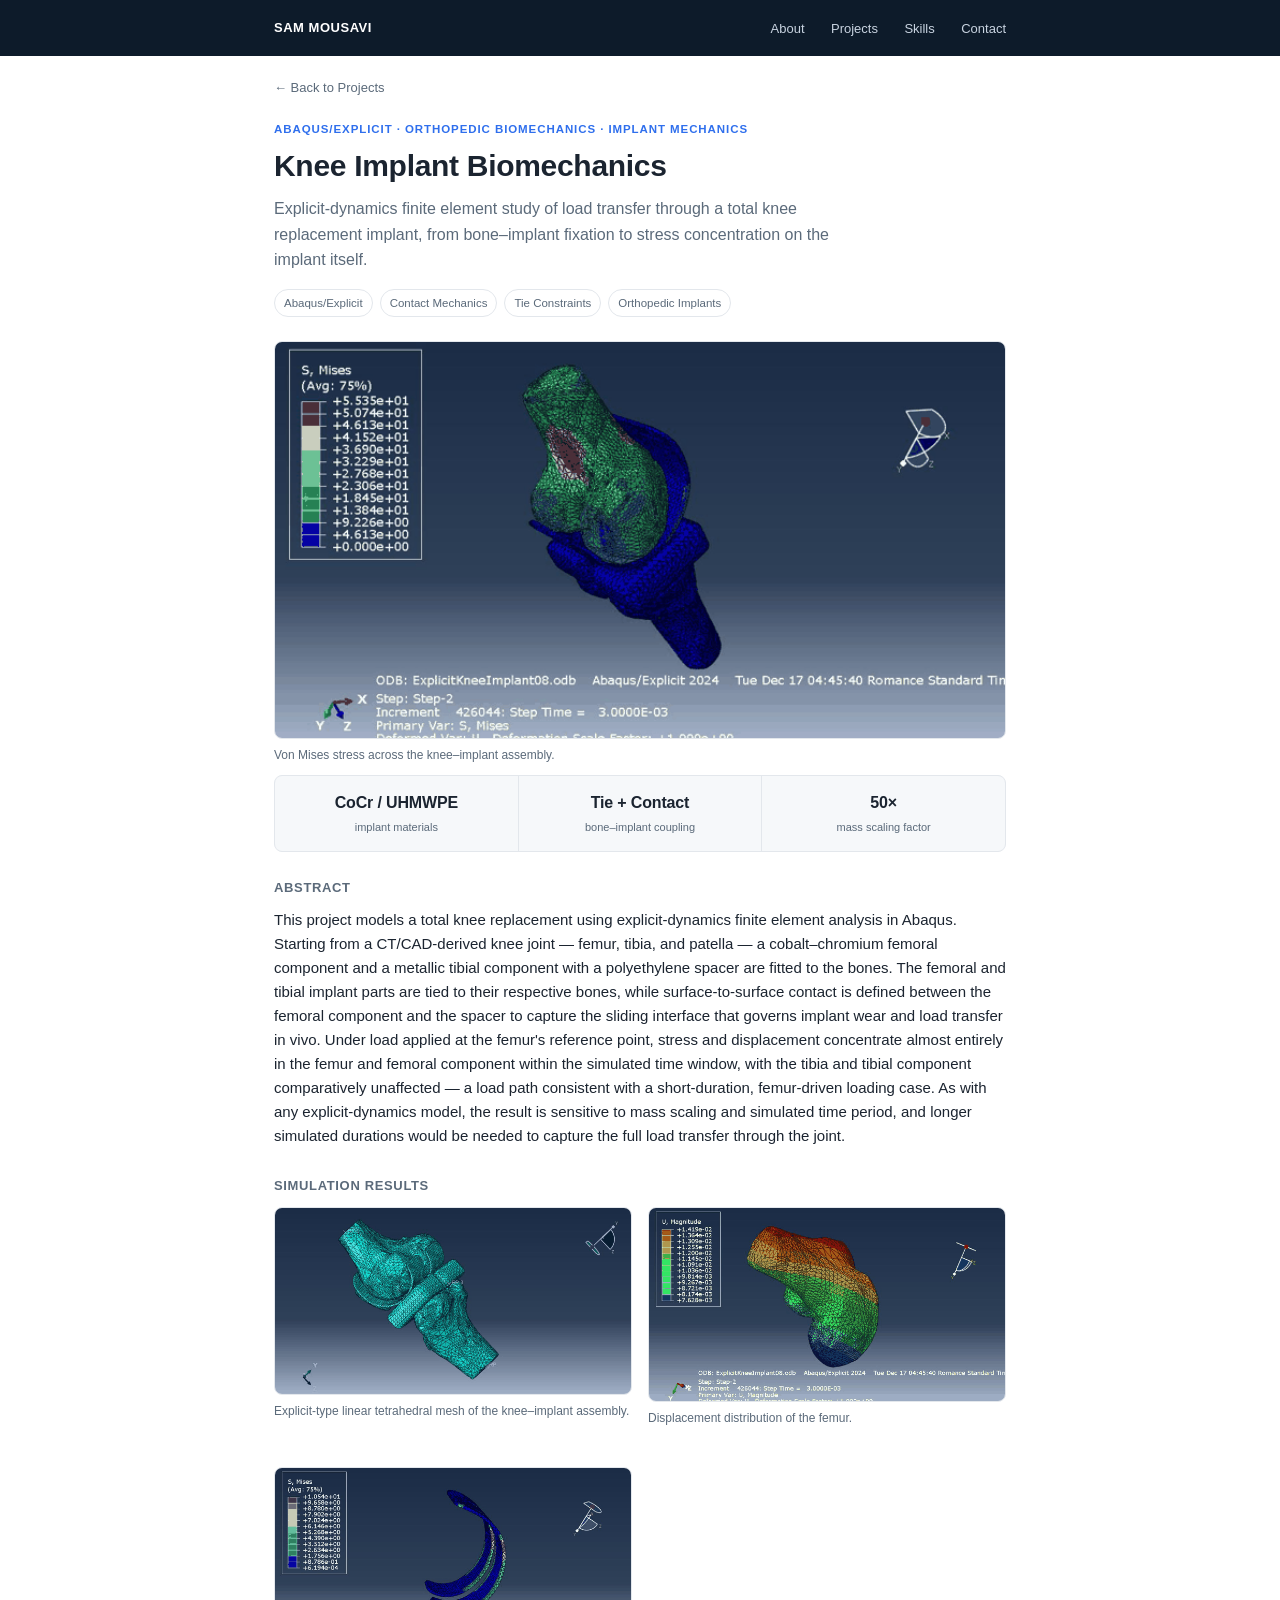
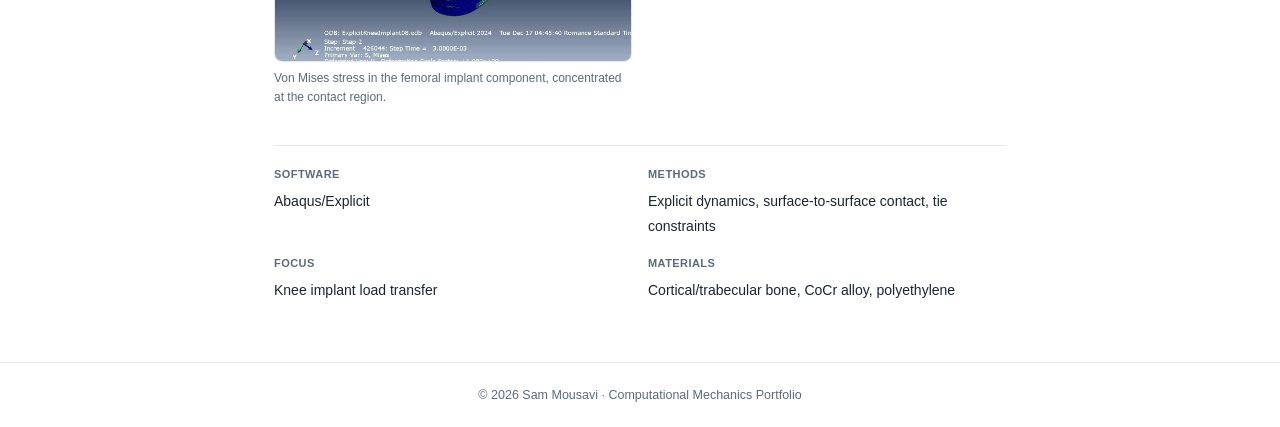
<file: projects/knee-biomechanics/index.html>
<!DOCTYPE html>
<html lang="en">
<head>
<meta charset="UTF-8">
<meta name="viewport" content="width=device-width, initial-scale=1, viewport-fit=cover">
<title>Knee Implant Biomechanics | Sam Mousavi</title>
<meta name="description" content="Abaqus/Explicit study of load transfer through a total knee replacement implant.">
<style>
  :root{
    --navy:#0d1b2a;
    --ink:#1b2430;
    --muted:#5b6a7a;
    --line:#e3e7ec;
    --bg:#ffffff;
    --panel:#f6f8fa;
    --accent:#2f6fed;
  }
  @media (prefers-color-scheme: dark){
    :root:not([data-theme="light"]){
      --ink:#e7ebf0; --muted:#9aa7b5; --line:#2a3644; --bg:#0f151d; --panel:#151d27; --navy:#0d1b2a;
    }
  }
  :root[data-theme="dark"]{
    --ink:#e7ebf0; --muted:#9aa7b5; --line:#2a3644; --bg:#0f151d; --panel:#151d27; --navy:#0d1b2a;
  }
  *{box-sizing:border-box;}
  html{scroll-padding-top:env(safe-area-inset-top,0px);}
  body{
    margin:0;background:var(--bg);color:var(--ink);
    font-family:-apple-system,BlinkMacSystemFont,"Segoe UI",Helvetica,Arial,sans-serif;
    line-height:1.6;
    padding-top:env(safe-area-inset-top,0px);
    padding-bottom:env(safe-area-inset-bottom,0px);
  }
  a{color:inherit;}
  .wrap{max-width:780px;margin:0 auto;padding:0 24px;}

  header.site{background:var(--navy);color:#fff;top:0;position:sticky;padding-top:env(safe-area-inset-top,0px);}
  header.site .wrap{display:flex;align-items:center;justify-content:space-between;height:56px;}
  .brand{font-weight:700;letter-spacing:.04em;font-size:13px;}
  nav.site a{font-size:13px;margin-left:22px;color:#c8d3e0;text-decoration:none;}

  .back{display:inline-block;margin:22px 0 0;font-size:13px;color:var(--muted);text-decoration:none;}

  main{padding:20px 0 60px;}
  .eyebrow{font-size:11.5px;letter-spacing:.08em;text-transform:uppercase;color:var(--accent);font-weight:600;}
  h1{font-size:30px;line-height:1.2;margin:10px 0 12px;letter-spacing:-0.01em;}
  .lede{font-size:16px;color:var(--muted);margin:0 0 16px;max-width:600px;}
  .tags{display:flex;flex-wrap:wrap;gap:7px;margin-bottom:24px;}
  .tag{font-size:11.5px;padding:4px 9px;border:1px solid var(--line);border-radius:20px;color:var(--muted);}

  figure{margin:0 0 10px;}
  figure img{width:100%;border-radius:8px;border:1px solid var(--line);display:block;}
  figcaption{font-size:12px;color:var(--muted);margin-top:7px;}

  .stats{display:grid;grid-template-columns:repeat(3,1fr);gap:1px;background:var(--line);border:1px solid var(--line);border-radius:8px;overflow:hidden;margin-bottom:26px;}
  .stat{background:var(--panel);padding:14px 12px;text-align:center;}
  .stat .n{font-size:16px;font-weight:700;letter-spacing:-0.01em;}
  .stat .l{font-size:11px;color:var(--muted);margin-top:3px;}

  h2{font-size:13px;text-transform:uppercase;letter-spacing:.05em;color:var(--muted);margin:0 0 10px;font-weight:600;}
  p.body{font-size:15px;color:var(--ink);margin:0 0 28px;}

  .img-grid{display:grid;grid-template-columns:1fr 1fr;gap:16px;margin-bottom:28px;}
  @media (max-width:520px){.img-grid{grid-template-columns:1fr;}}

  .meta{display:grid;grid-template-columns:1fr 1fr;gap:16px;border-top:1px solid var(--line);padding-top:20px;margin-top:6px;}
  .meta div b{display:block;font-size:11px;color:var(--muted);text-transform:uppercase;letter-spacing:.04em;margin-bottom:4px;font-weight:600;}
  .meta div span{font-size:14px;}

  footer{border-top:1px solid var(--line);padding:22px 0;color:var(--muted);font-size:12.5px;text-align:center;}
</style>
</head>
<body>

<header class="site">
  <div class="wrap">
    <div class="brand">SAM MOUSAVI</div>
    <nav class="site">
      <a href="https://sam-compmech.github.io/index.html#about">About</a>
      <a href="https://sam-compmech.github.io/index.html#projects">Projects</a>
      <a href="https://sam-compmech.github.io/index.html#skills">Skills</a>
      <a href="https://sam-compmech.github.io/index.html#contact">Contact</a>
    </nav>
  </div>
</header>

<div class="wrap">
  <a class="back" href="https://sam-compmech.github.io/index.html#projects">&larr; Back to Projects</a>

  <main>
    <div class="eyebrow">ABAQUS/EXPLICIT &middot; ORTHOPEDIC BIOMECHANICS &middot; IMPLANT MECHANICS</div>
    <h1>Knee Implant Biomechanics</h1>
    <p class="lede">Explicit-dynamics finite element study of load transfer through a total knee replacement implant, from bone&ndash;implant fixation to stress concentration on the implant itself.</p>
    <div class="tags">
      <span class="tag">Abaqus/Explicit</span>
      <span class="tag">Contact Mechanics</span>
      <span class="tag">Tie Constraints</span>
      <span class="tag">Orthopedic Implants</span>
    </div>

    <figure>
      <img src="images/knee-vonmises-whole-system.png" alt="Abaqus Von Mises stress distribution across the femur, femoral implant component, and tibial implant assembly">
      <figcaption>Von Mises stress across the knee&ndash;implant assembly.</figcaption>
    </figure>

    <div class="stats">
      <div class="stat"><div class="n">CoCr / UHMWPE</div><div class="l">implant materials</div></div>
      <div class="stat"><div class="n">Tie + Contact</div><div class="l">bone&ndash;implant coupling</div></div>
      <div class="stat"><div class="n">50&times;</div><div class="l">mass scaling factor</div></div>
    </div>

    <h2>Abstract</h2>
    <p class="body">
      This project models a total knee replacement using explicit-dynamics finite element
      analysis in Abaqus. Starting from a CT/CAD-derived knee joint &mdash; femur, tibia, and
      patella &mdash; a cobalt&ndash;chromium femoral component and a metallic tibial
      component with a polyethylene spacer are fitted to the bones. The femoral and tibial
      implant parts are tied to their respective bones, while surface-to-surface contact is
      defined between the femoral component and the spacer to capture the sliding interface
      that governs implant wear and load transfer in vivo. Under load applied at the femur's
      reference point, stress and displacement concentrate almost entirely in the femur and
      femoral component within the simulated time window, with the tibia and tibial component
      comparatively unaffected &mdash; a load path consistent with a short-duration,
      femur-driven loading case. As with any explicit-dynamics model, the result is sensitive
      to mass scaling and simulated time period, and longer simulated durations would be
      needed to capture the full load transfer through the joint.
    </p>

    <h2>Simulation results</h2>
    <div class="img-grid">
      <figure>
        <img src="images/knee-implant-mesh.png" alt="Abaqus tetrahedral mesh of the knee joint and implant assembly">
        <figcaption>Explicit-type linear tetrahedral mesh of the knee&ndash;implant assembly.</figcaption>
      </figure>
      <figure>
        <img src="images/femur-displacement.png" alt="Displacement distribution of the femur bone under load">
        <figcaption>Displacement distribution of the femur.</figcaption>
      </figure>
    </div>
    <div class="img-grid">
      <figure>
        <img src="images/femoral-component-stress.png" alt="Von Mises stress distribution in the femoral implant component">
        <figcaption>Von Mises stress in the femoral implant component, concentrated at the contact region.</figcaption>
      </figure>
    </div>

    <div class="meta">
      <div><b>Software</b><span>Abaqus/Explicit</span></div>
      <div><b>Methods</b><span>Explicit dynamics, surface-to-surface contact, tie constraints</span></div>
      <div><b>Focus</b><span>Knee implant load transfer</span></div>
      <div><b>Materials</b><span>Cortical/trabecular bone, CoCr alloy, polyethylene</span></div>
    </div>
  </main>
</div>

<footer>&copy; 2026 Sam Mousavi &middot; Computational Mechanics Portfolio</footer>

</body>
</html>
</file>
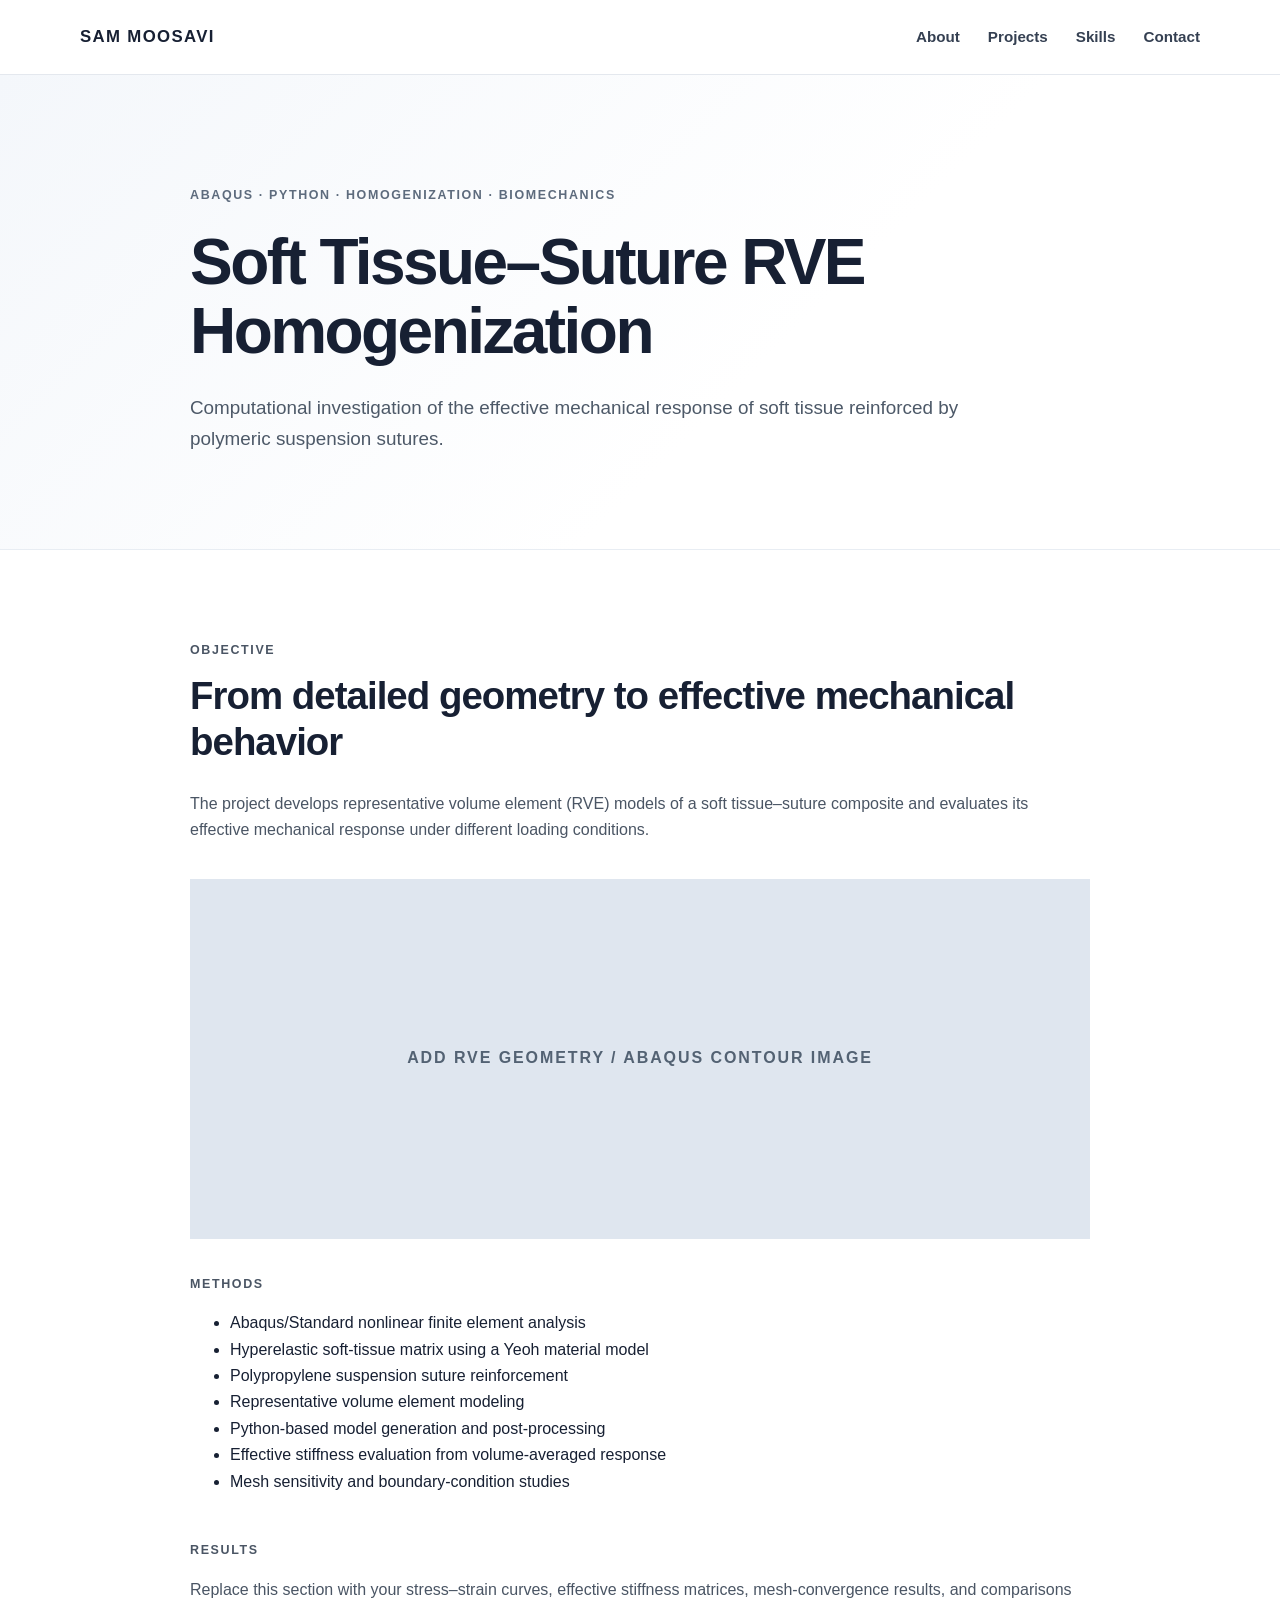
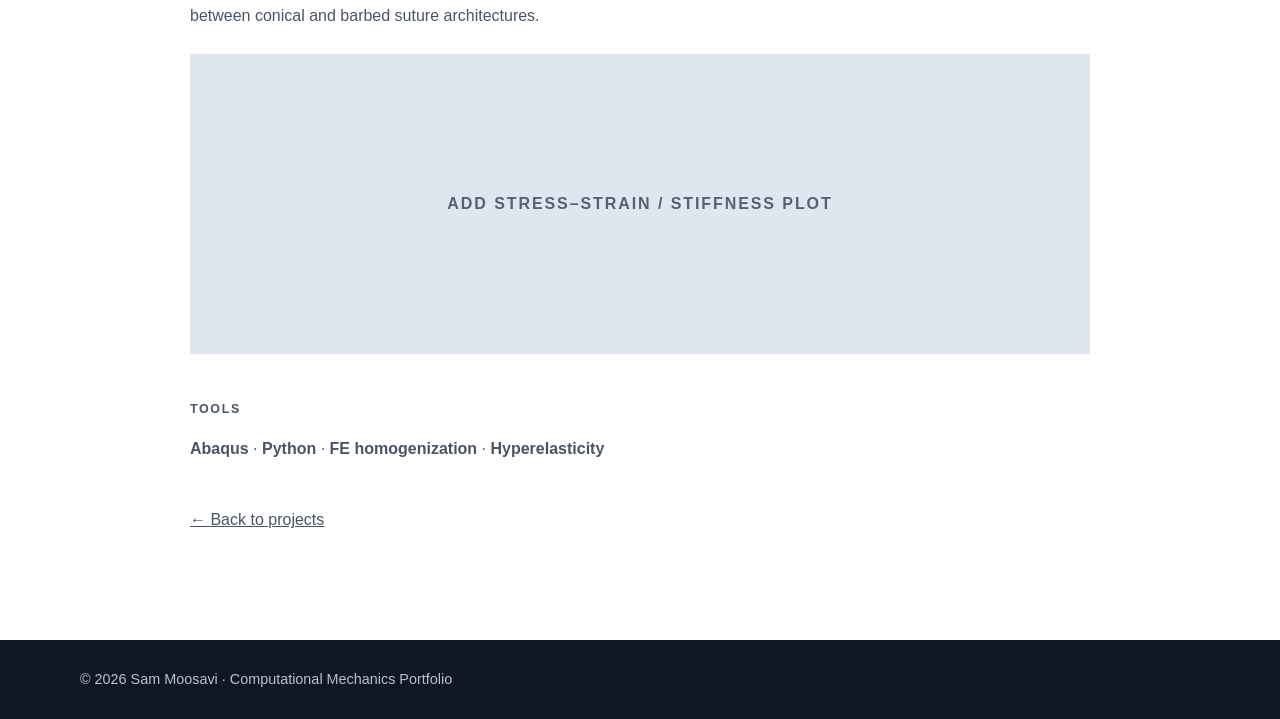
<file: projects/suture-rve/index.html>
<!DOCTYPE html>
<html lang="en">
<head>
  <meta charset="UTF-8">
  <meta name="viewport" content="width=device-width, initial-scale=1.0">
  <title>Soft Tissue–Suture RVE | Sam Moosavi</title>
  <link rel="stylesheet" href="../../style.css">
</head>
<body>
<header class="site-header">
  <div class="container nav">
    <a class="logo" href="../../index.html">SAM MOOSAVI</a>
    <nav>
      <a href="../../index.html#about">About</a>
      <a href="../../index.html#projects">Projects</a>
      <a href="../../index.html#skills">Skills</a>
      <a href="../../index.html#contact">Contact</a>
    </nav>
  </div>
</header>

<main>
<section class="hero">
  <div class="container narrow">
    <p class="eyebrow">ABAQUS · PYTHON · HOMOGENIZATION · BIOMECHANICS</p>
    <h1>Soft Tissue–Suture RVE Homogenization</h1>
    <p class="lead">
      Computational investigation of the effective mechanical response of soft tissue
      reinforced by polymeric suspension sutures.
    </p>
  </div>
</section>

<section class="section">
  <div class="container narrow">
    <p class="section-label">OBJECTIVE</p>
    <h2>From detailed geometry to effective mechanical behavior</h2>
    <p>
      The project develops representative volume element (RVE) models of a soft
      tissue–suture composite and evaluates its effective mechanical response under
      different loading conditions.
    </p>

    <div class="project-image placeholder" style="min-height:360px; margin:35px 0;">
      ADD RVE GEOMETRY / ABAQUS CONTOUR IMAGE
    </div>

    <p class="section-label">METHODS</p>
    <ul>
      <li>Abaqus/Standard nonlinear finite element analysis</li>
      <li>Hyperelastic soft-tissue matrix using a Yeoh material model</li>
      <li>Polypropylene suspension suture reinforcement</li>
      <li>Representative volume element modeling</li>
      <li>Python-based model generation and post-processing</li>
      <li>Effective stiffness evaluation from volume-averaged response</li>
      <li>Mesh sensitivity and boundary-condition studies</li>
    </ul>

    <p class="section-label" style="margin-top:45px;">RESULTS</p>
    <p>
      Replace this section with your stress–strain curves, effective stiffness matrices,
      mesh-convergence results, and comparisons between conical and barbed suture
      architectures.
    </p>

    <div class="project-image placeholder" style="min-height:300px; margin:25px 0;">
      ADD STRESS–STRAIN / STIFFNESS PLOT
    </div>

    <p class="section-label" style="margin-top:45px;">TOOLS</p>
    <p><strong>Abaqus</strong> · <strong>Python</strong> · <strong>FE homogenization</strong> · <strong>Hyperelasticity</strong></p>

    <p style="margin-top:45px;"><a href="../../index.html">← Back to projects</a></p>
  </div>
</section>
</main>

<footer>
  <div class="container">
    <p>© 2026 Sam Moosavi · Computational Mechanics Portfolio</p>
  </div>
</footer>
</body>
</html>
</file>
<file: style.css>
*{box-sizing:border-box}
html{scroll-behavior:smooth}
body{margin:0;font-family:Arial,Helvetica,sans-serif;color:#172033;background:#fff;line-height:1.65}
a{color:inherit}
.container{width:min(1120px,calc(100% - 48px));margin:0 auto}
.narrow{max-width:900px}
.site-header{position:sticky;top:0;z-index:20;background:rgba(255,255,255,.96);border-bottom:1px solid #e4e8ee}
.nav{min-height:74px;display:flex;align-items:center;justify-content:space-between;gap:32px}
.logo{font-size:1.05rem;font-weight:800;letter-spacing:.08em;text-decoration:none}
nav{display:flex;align-items:center;gap:28px}
nav a{text-decoration:none;font-size:.95rem;font-weight:600;color:#354052}
nav a:hover{color:#173a68}
.hero{padding:110px 0 95px;background:linear-gradient(135deg,#f4f7fb 0%,#fff 60%);border-bottom:1px solid #e8edf3}
.eyebrow,.section-label,.tag{font-size:.78rem;font-weight:700;letter-spacing:.13em;color:#5d6b7d}
.eyebrow{margin:0 0 22px}
h1{font-size:clamp(2.5rem,5vw,4.6rem);line-height:1.08;letter-spacing:-.04em;max-width:900px;margin:0 0 26px}
h2{font-size:clamp(1.8rem,3vw,2.6rem);line-height:1.2;margin:0 0 26px;letter-spacing:-.025em}
h3{font-size:1.35rem;line-height:1.3;margin:8px 0 12px}
.lead{font-size:1.18rem;max-width:850px;color:#4d5968;margin:0}
.buttons{display:flex;gap:14px;margin-top:34px;flex-wrap:wrap}
.button{display:inline-block;background:#173a68;color:#fff;padding:12px 22px;border-radius:7px;text-decoration:none;font-weight:700}
.button:hover{background:#102d51}
.button.secondary{background:#fff;color:#173a68;border:1px solid #b9c4d2}
.section{padding:90px 0}
.section-label{margin:0 0 12px}
.section p{color:#4a5564}
.projects-section{background:#f7f9fc;border-top:1px solid #edf0f4;border-bottom:1px solid #edf0f4}
.project-grid{display:grid;grid-template-columns:repeat(2,minmax(0,1fr));gap:28px;margin-top:38px}
.project-card{background:#fff;border:1px solid #dfe5ec;border-radius:12px;overflow:hidden;box-shadow:0 6px 20px rgba(20,40,70,.06)}
.project-card.featured{grid-column:1/-1;display:grid;grid-template-columns:1.35fr 1fr}
.project-cover{width:100%;height:100%;min-height:360px;object-fit:cover;display:block}
.project-image{height:190px}
.placeholder{display:flex;align-items:center;justify-content:center;background:#dfe6ef;color:#536273;font-weight:800;letter-spacing:.12em}
.project-content{padding:30px}
.tag{margin:0 0 10px}
.project-content p{margin:0 0 18px}
.project-link{font-weight:700;color:#173a68;text-decoration:none}
.coming{display:inline-block;color:#788493;font-size:.92rem}
.skills-section{background:#fff}
.skills-grid{display:grid;grid-template-columns:repeat(2,minmax(0,1fr));gap:24px;margin-top:30px}
.skills-grid>div{padding:26px;background:#f7f9fc;border:1px solid #e2e7ee;border-radius:10px}
.skills-grid h3{margin-top:0}
.skills-grid p{margin-bottom:0}
.contact{background:#172033;color:#fff}
.contact h2,.contact p{color:#fff}
.contact-links{display:flex;gap:24px;flex-wrap:wrap}
.contact-links a{color:#fff;font-weight:700}
footer{padding:28px 0;background:#101722;color:#b9c2ce}
footer p{margin:0;font-size:.9rem}
@media(max-width:800px){
 .container{width:min(100% - 32px,1120px)}
 .nav{min-height:64px;align-items:flex-start;padding:16px 0;flex-direction:column;gap:10px}
 nav{gap:16px;flex-wrap:wrap}
 .hero{padding:72px 0 65px}
 .section{padding:65px 0}
 .project-grid,.project-card.featured{grid-template-columns:1fr}
 .project-card.featured{display:block}
 .project-cover{min-height:260px;height:260px}
 .skills-grid{grid-template-columns:1fr}
}
@media(max-width:480px){
 h1{font-size:2.35rem}
 .lead{font-size:1.05rem}
 nav{font-size:.9rem}
 .project-content{padding:22px}
}
</file>
